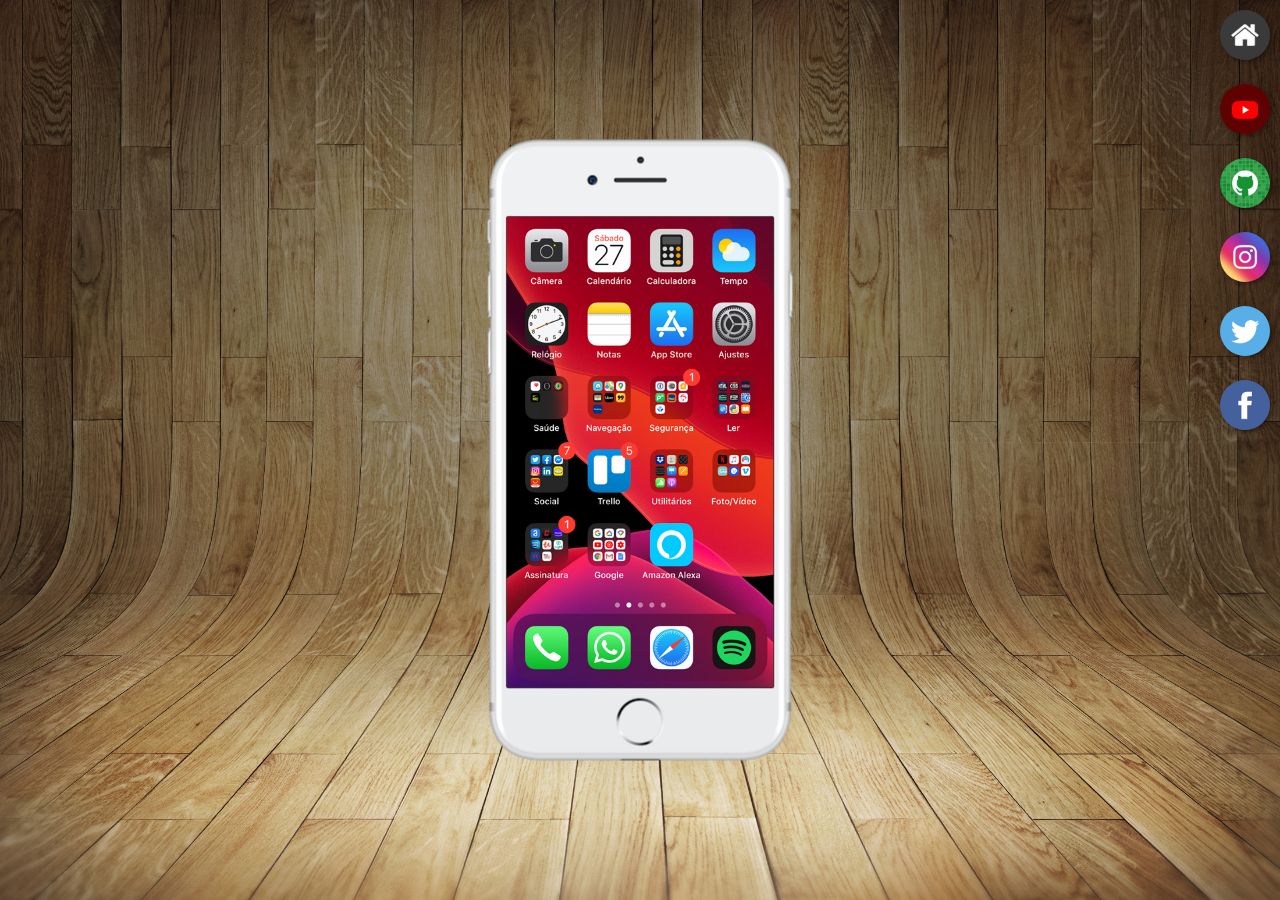
<file: index.html>
<!DOCTYPE html>
<html lang="pr-br">
<head>
    <meta charset="UTF-8">
    <meta http-equiv="X-UA-Compatible" content="IE=edge">
    <meta name="viewport" content="width=device-width, initial-scale=1.0">
    <title>Projeto Redes Sociais</title> <link rel="shortcut icon" href="favicon.ico" type="image/x-icon"> <link rel="stylesheet" href="estilo/style.css">
</head>
<body>
    <main>
        <section id="telefone">
            <iframe src="home.html" name="tela" id="tela" frameborder="0">
                Seu navegador não é compatível com isso
            </iframe>
        </section>
        <section id="redes-sociais">
            <a href="home.html" target="tela"><img src="imagens/logo-home.jpg" alt="Home"></a><br>
            <a href="youtube.html" target="tela"><img src="imagens/logo-youtube.jpg" alt="Youtube"></a><br>
            <a href="github.html" target="tela"><img src="imagens/logo-github.jpg" alt="Github"></a><br>
            <a href="instagram.html" target="tela"><img src="imagens/logo-instagram.jpg" alt="Instagram"></a><br>
            <a href="twitter.html" target="tela"><img src="imagens/logo-twitter.jpg" alt="Twitter"></a><br>
            <a href="facebook.html" target="tela"><img src="imagens/logo-facebook.jpg" alt="Facebook"></a>
        </section>
    </main>
</body>
</html>
</file>
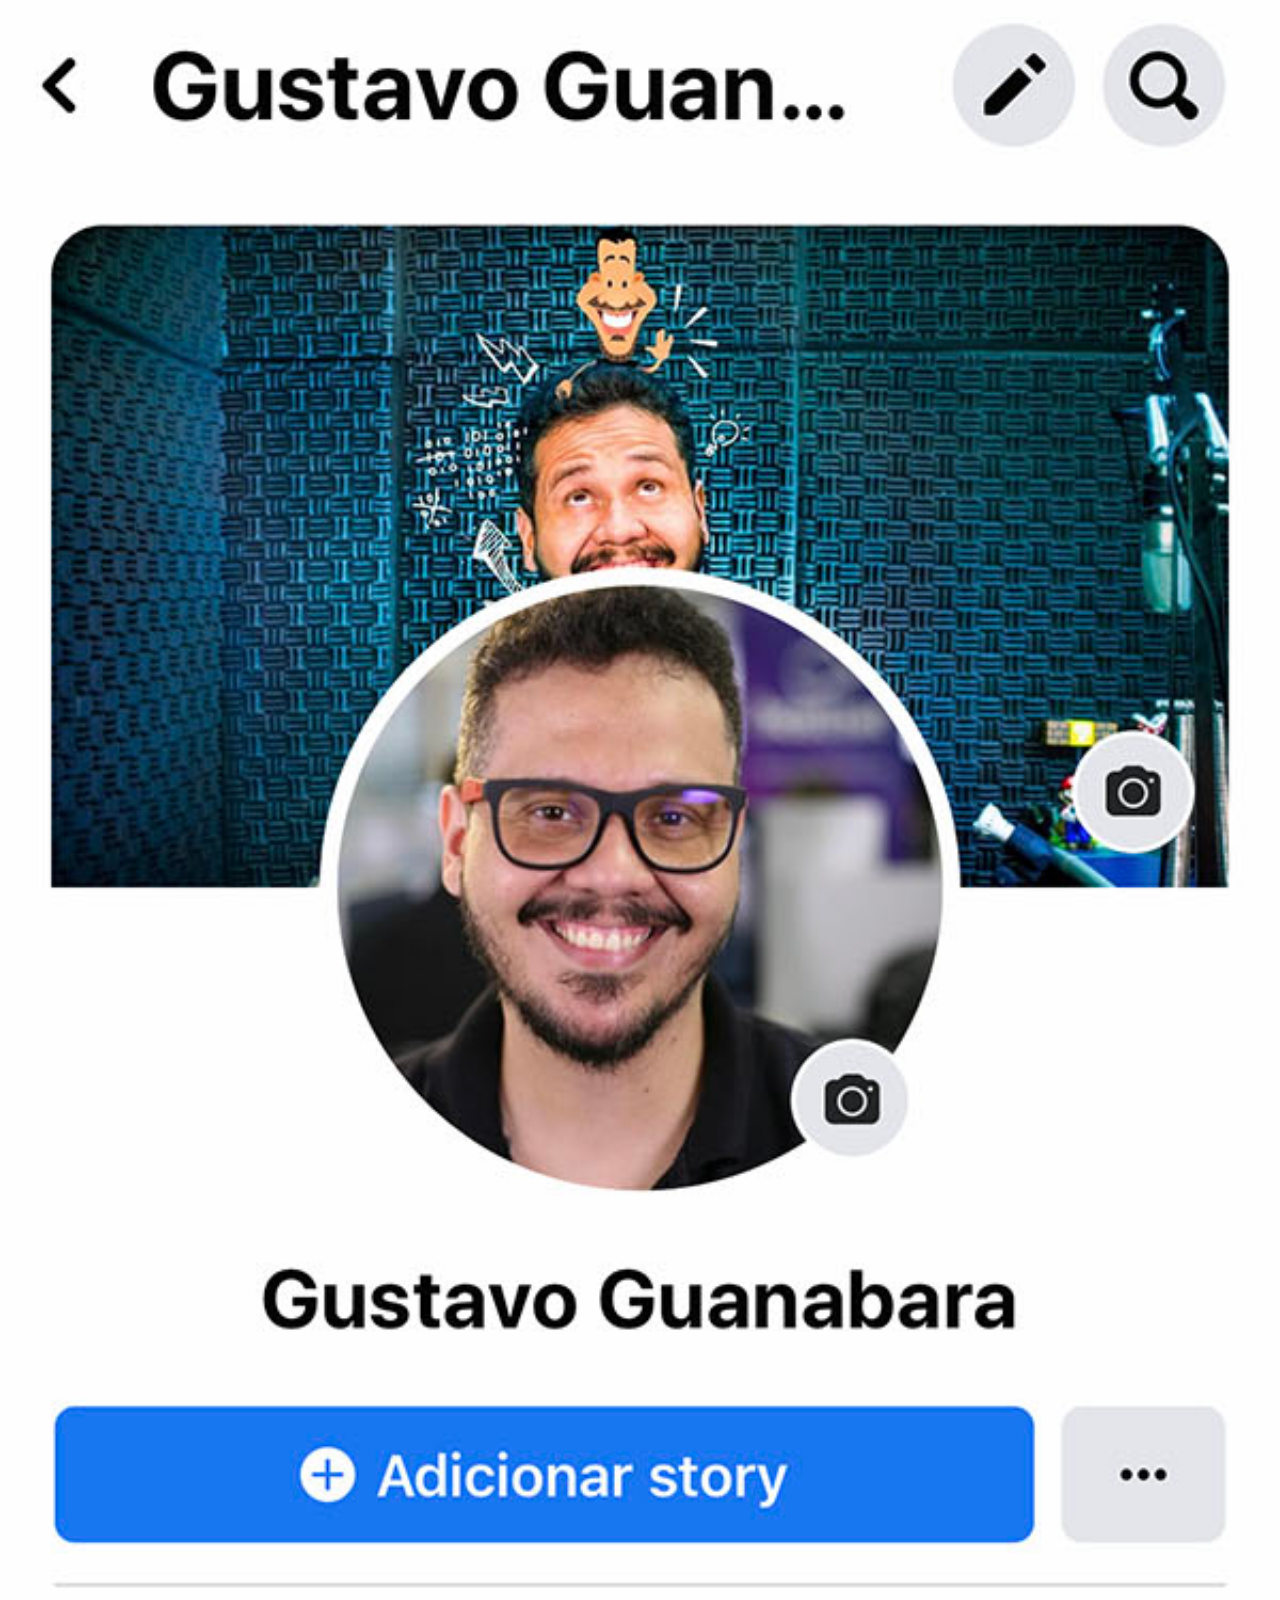
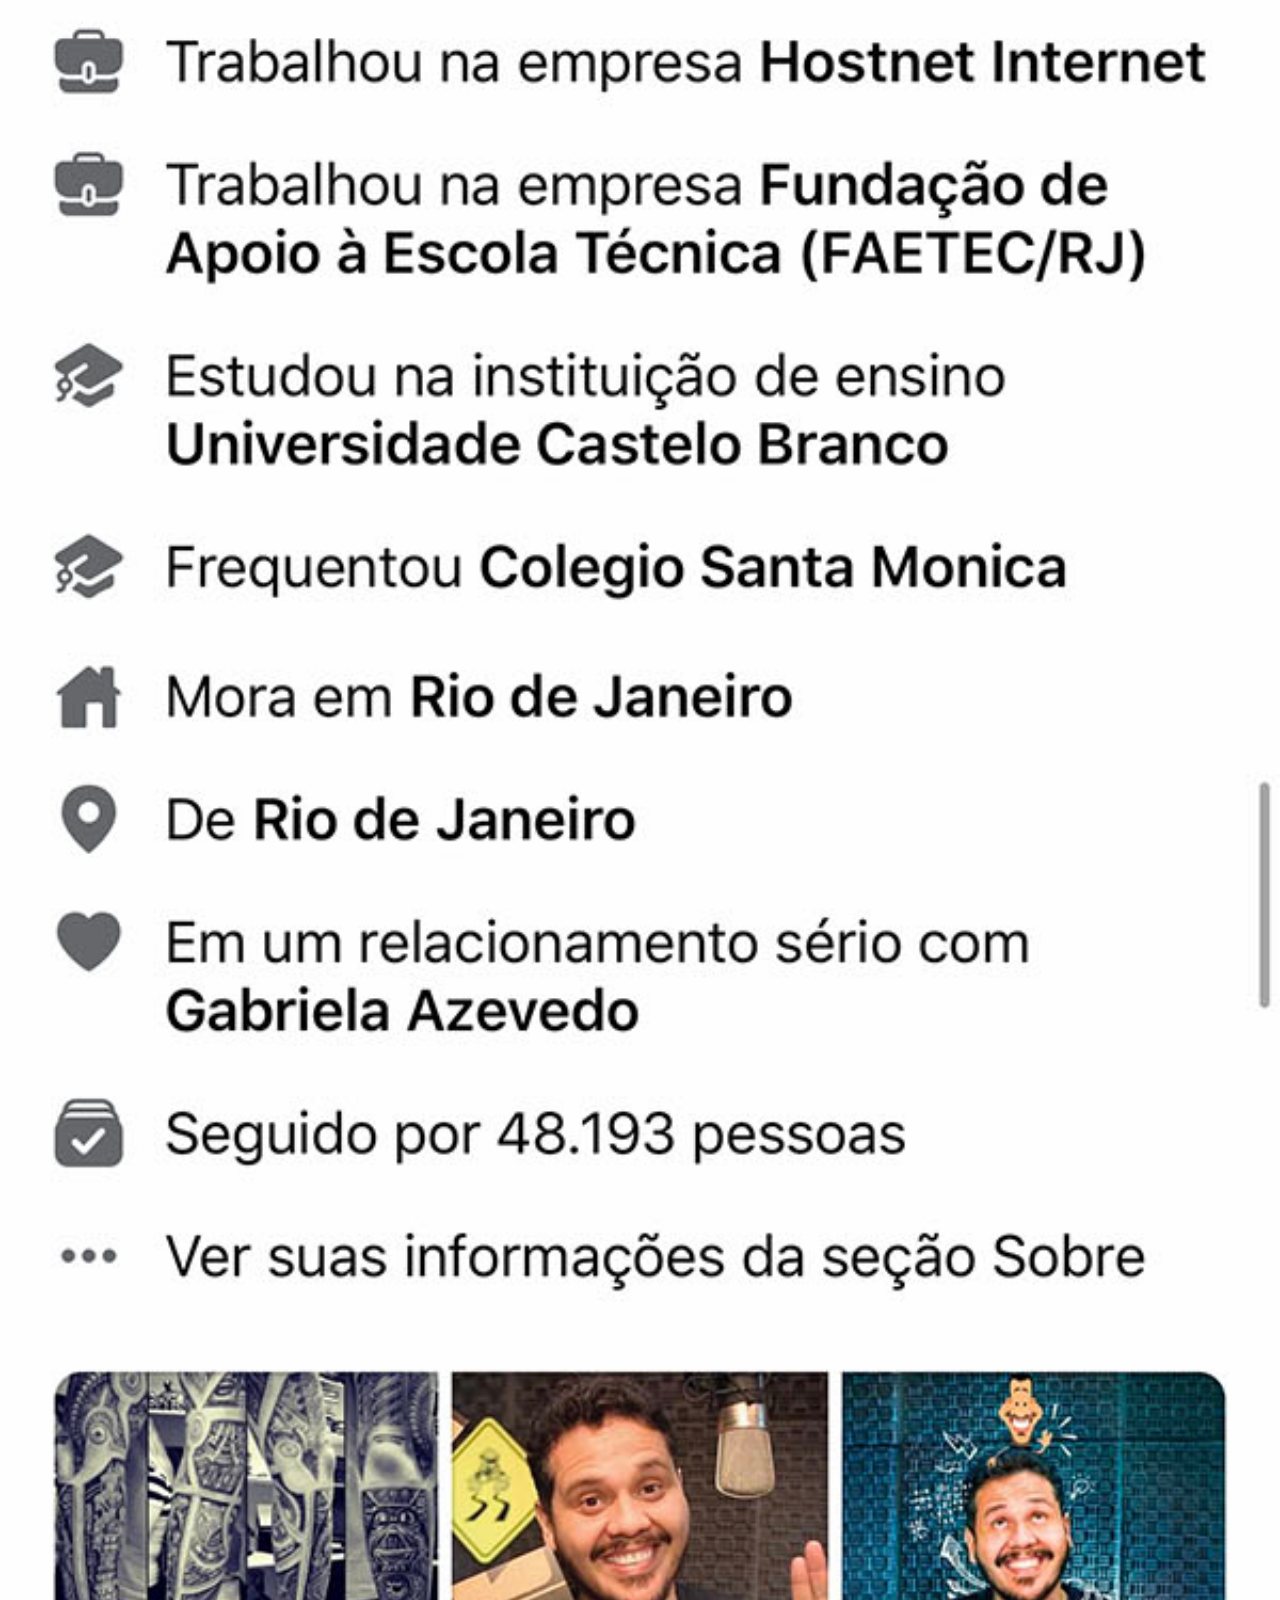
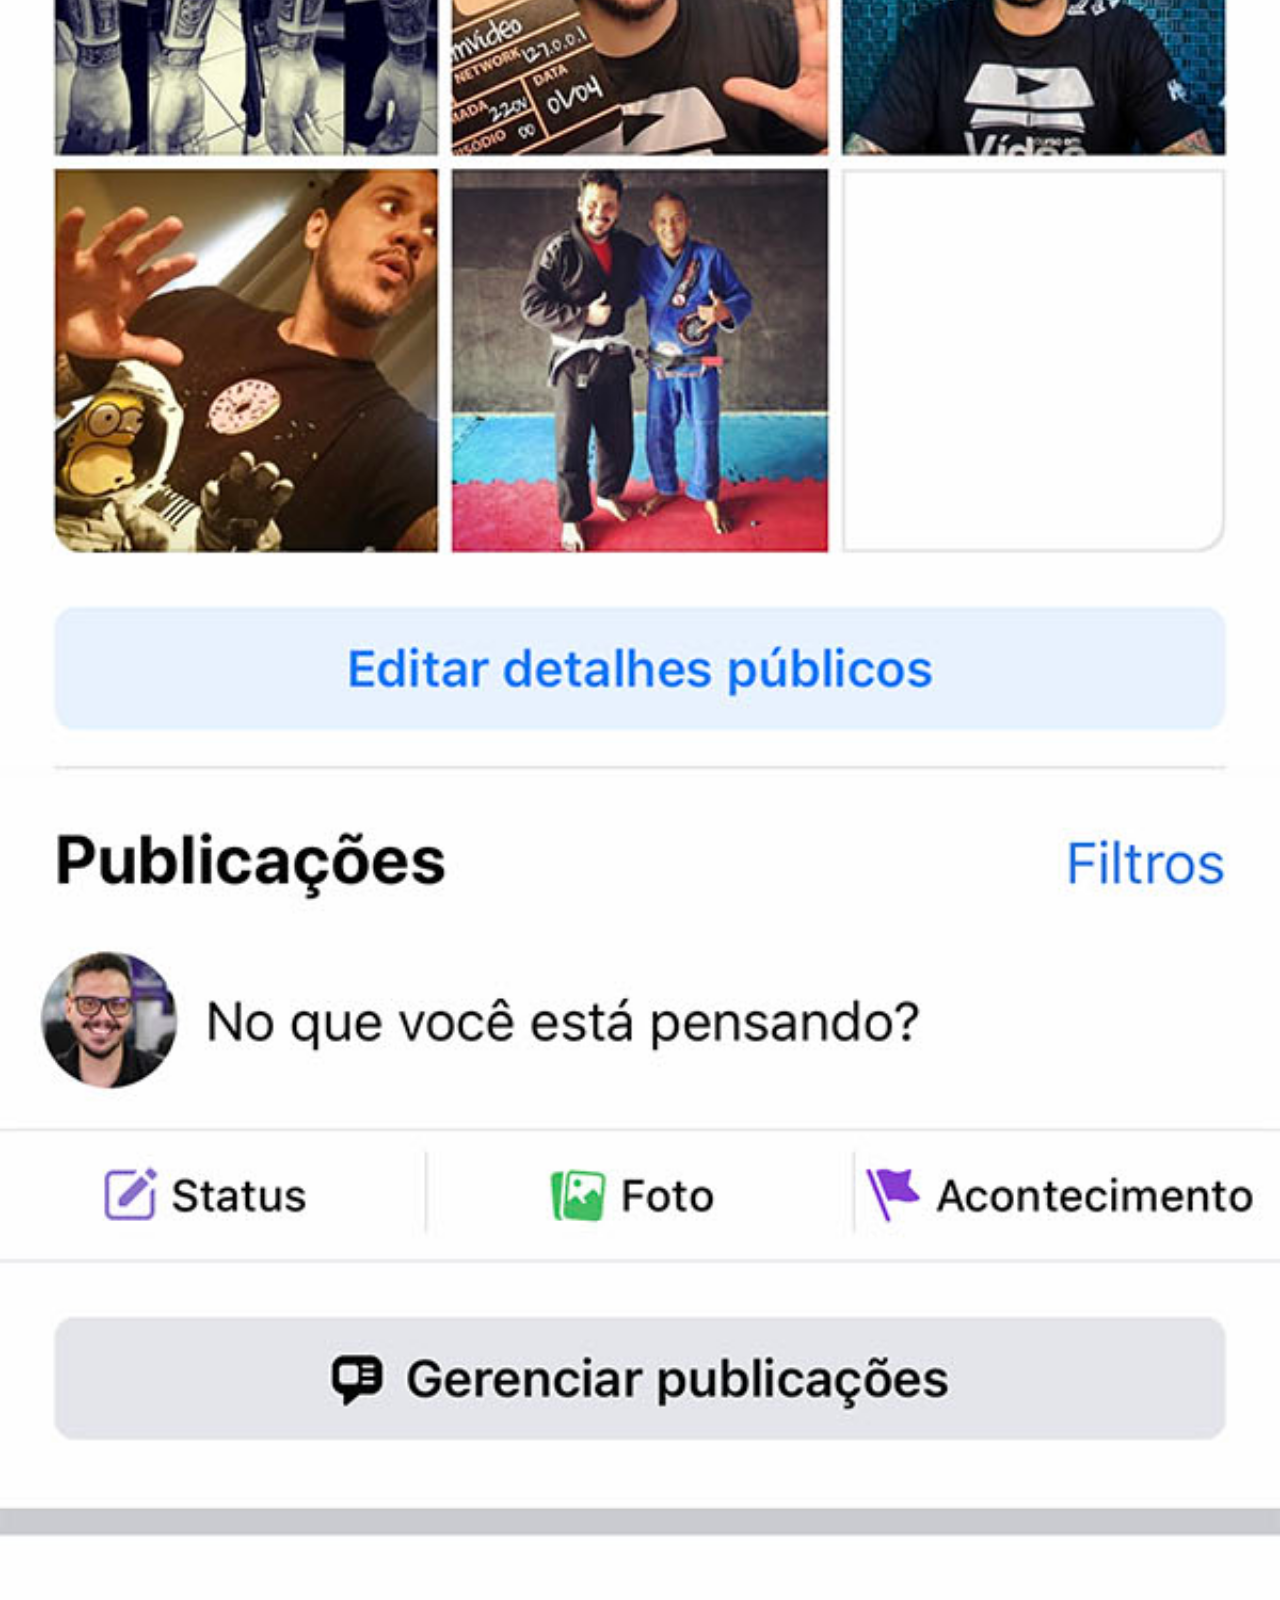
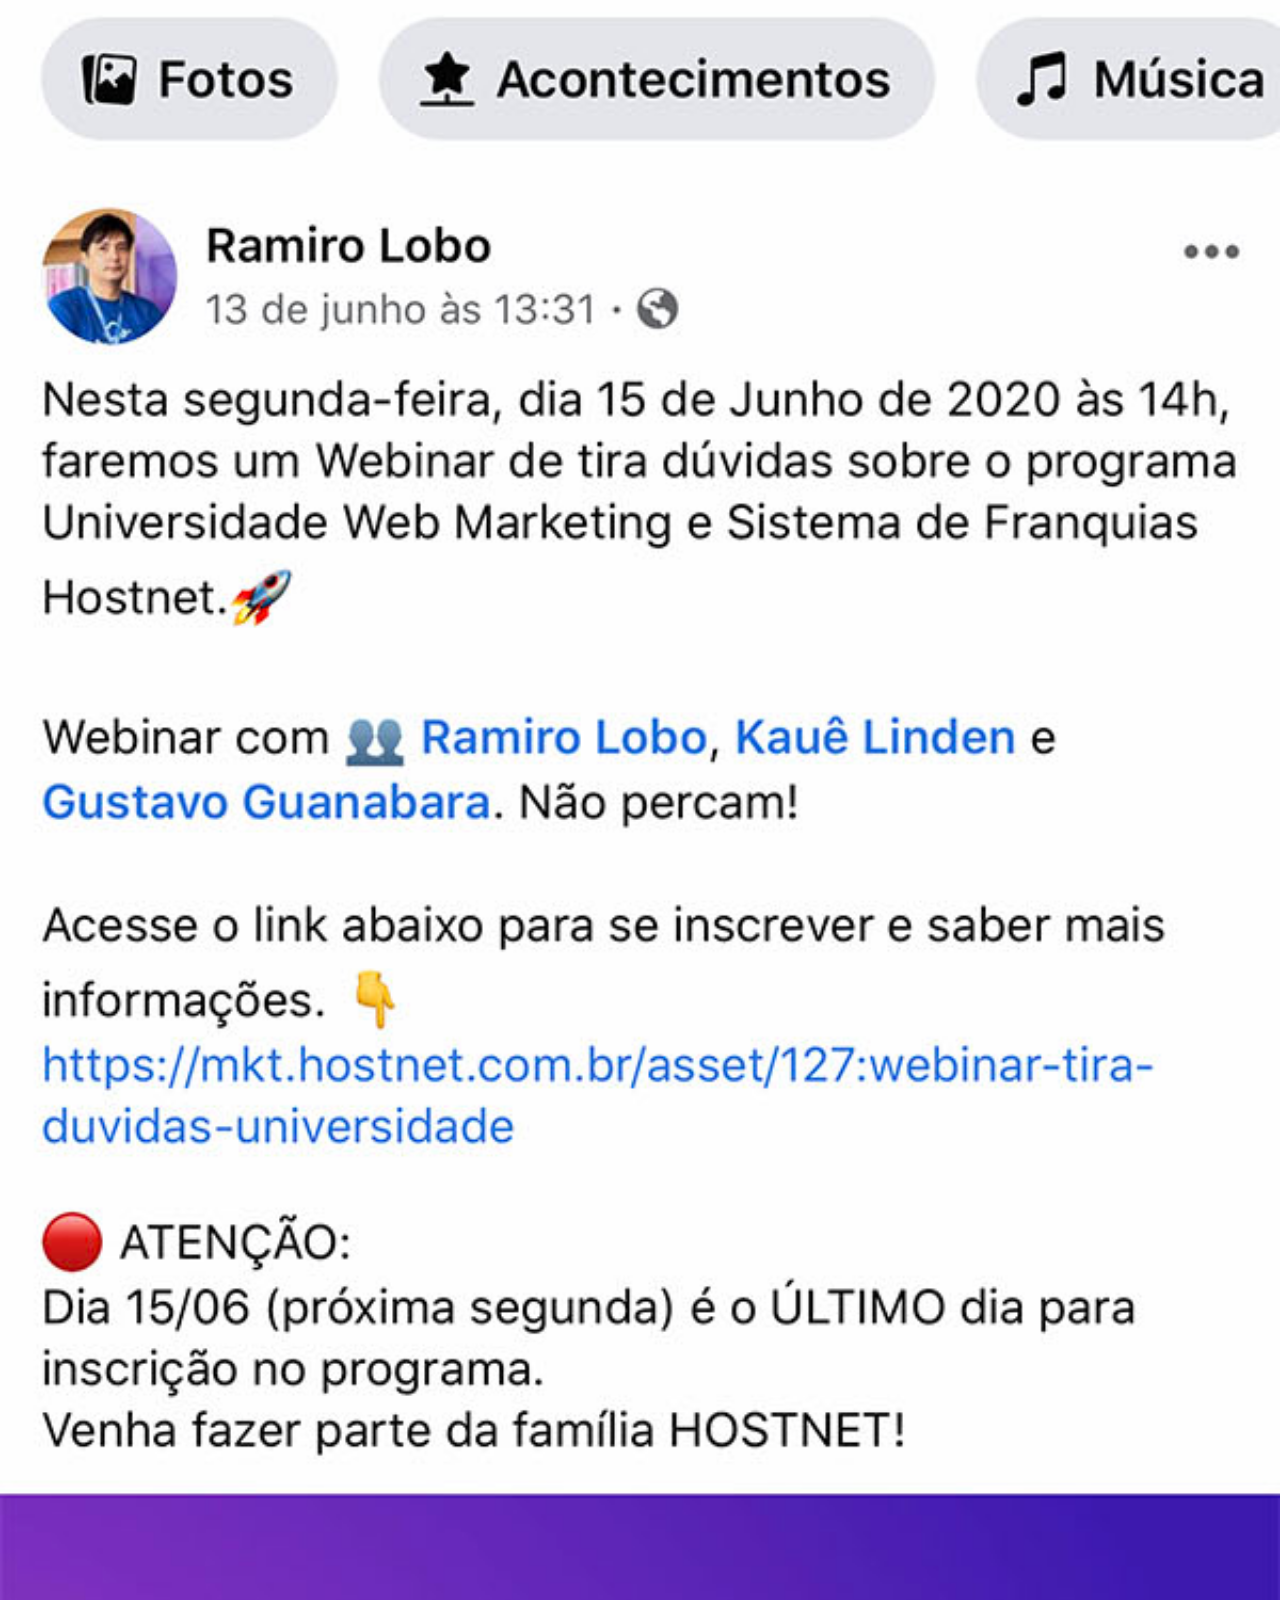
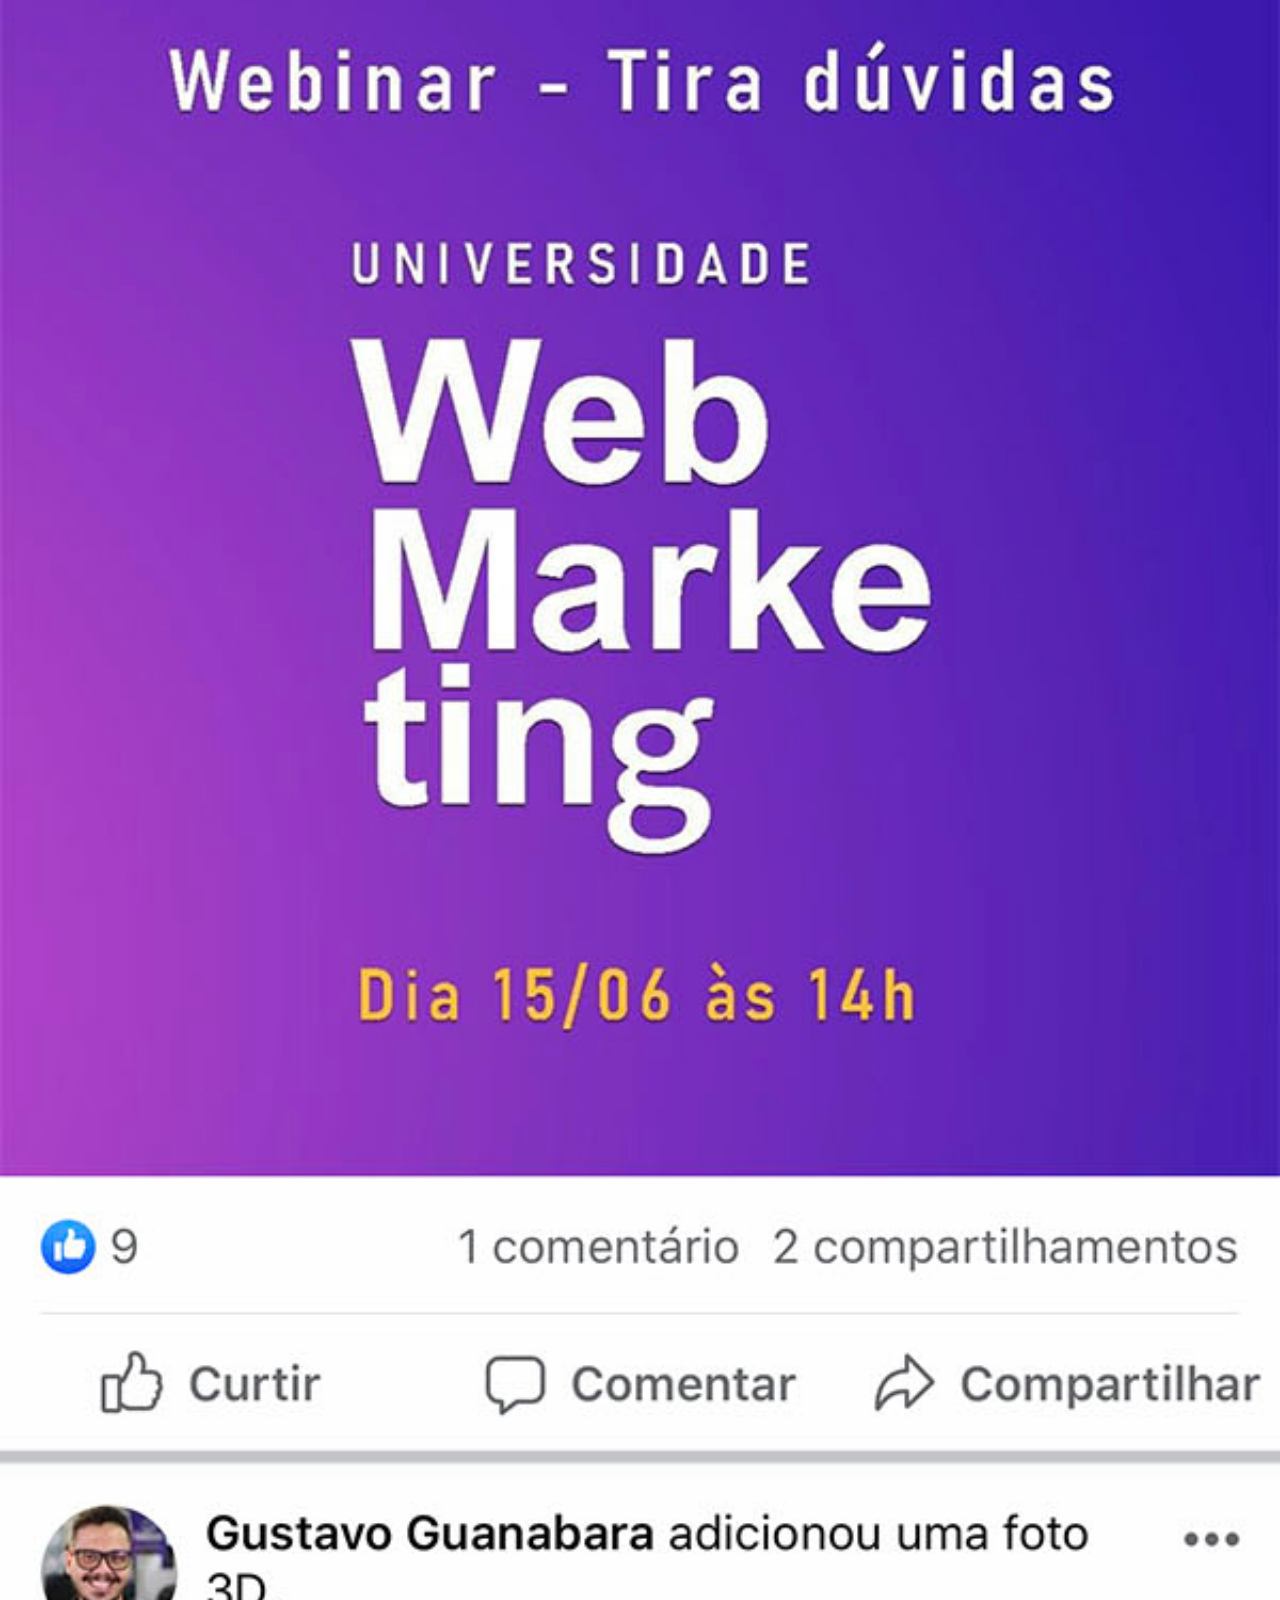
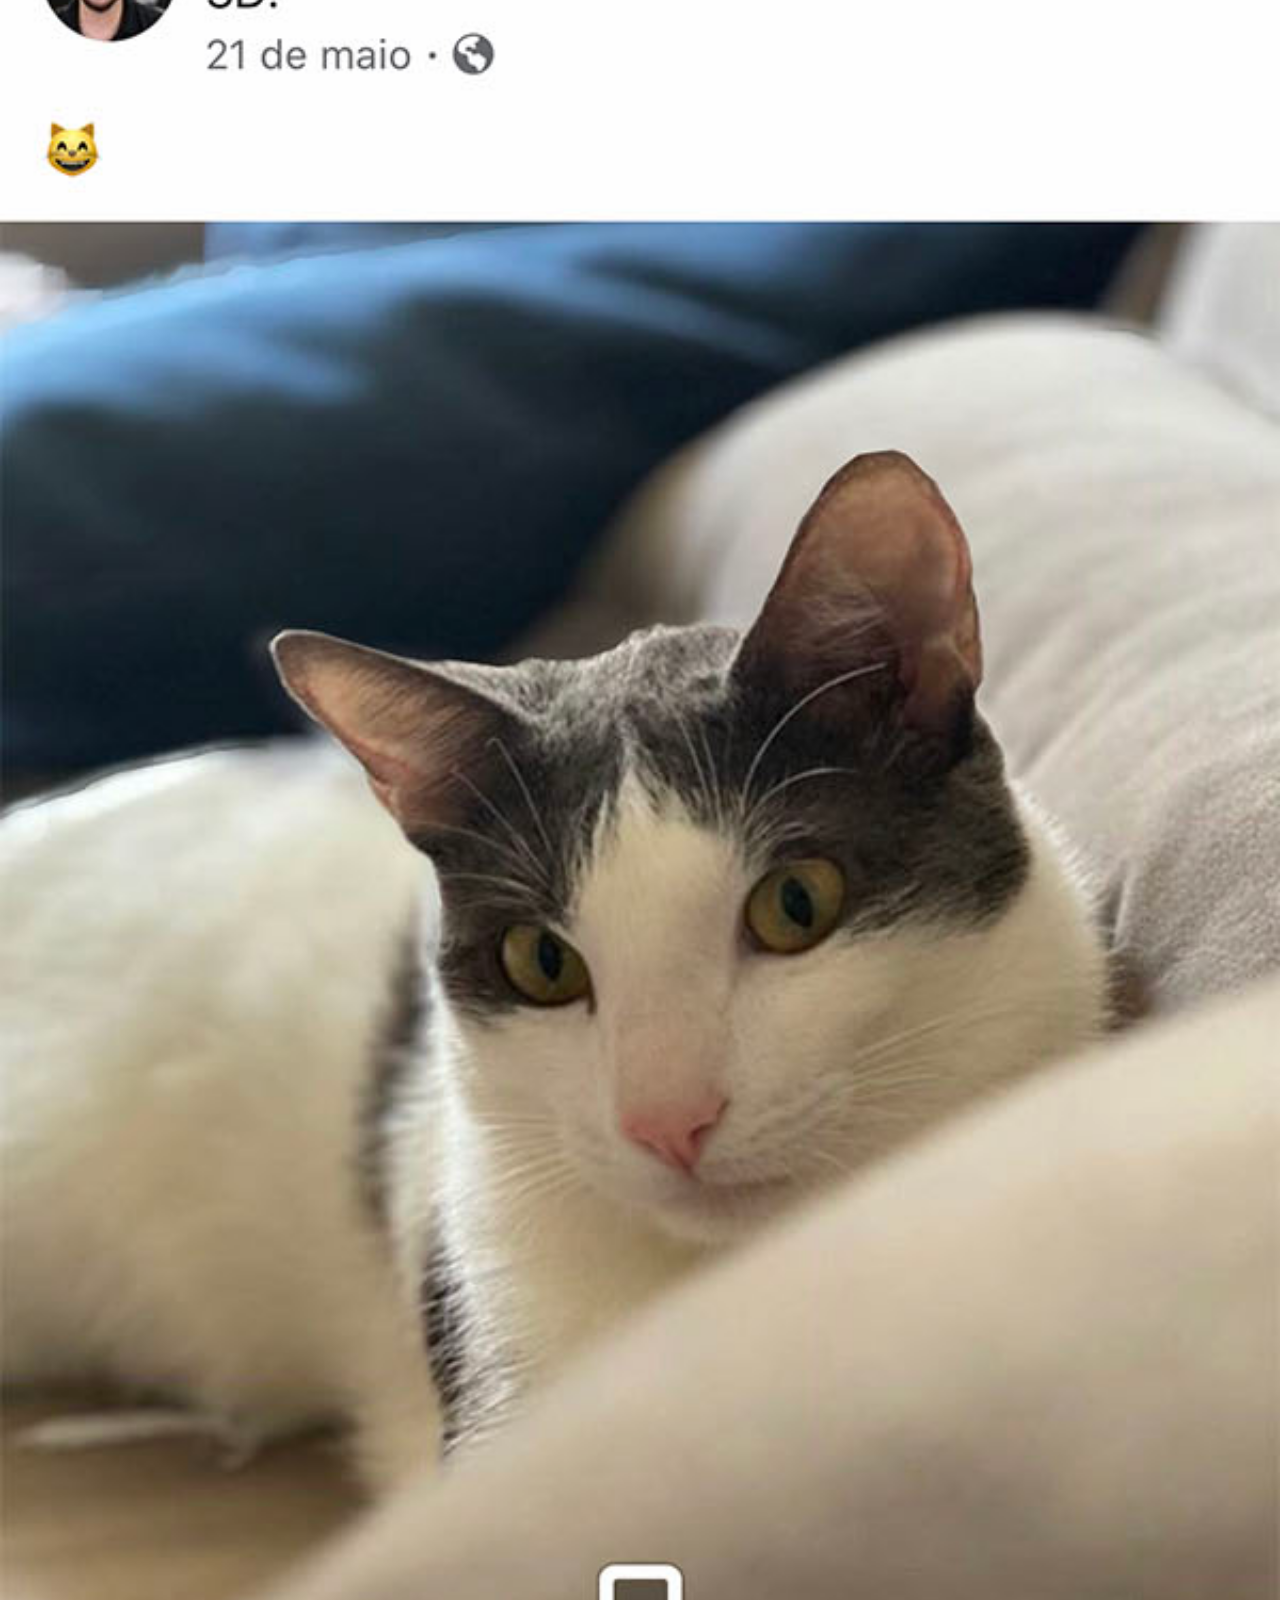
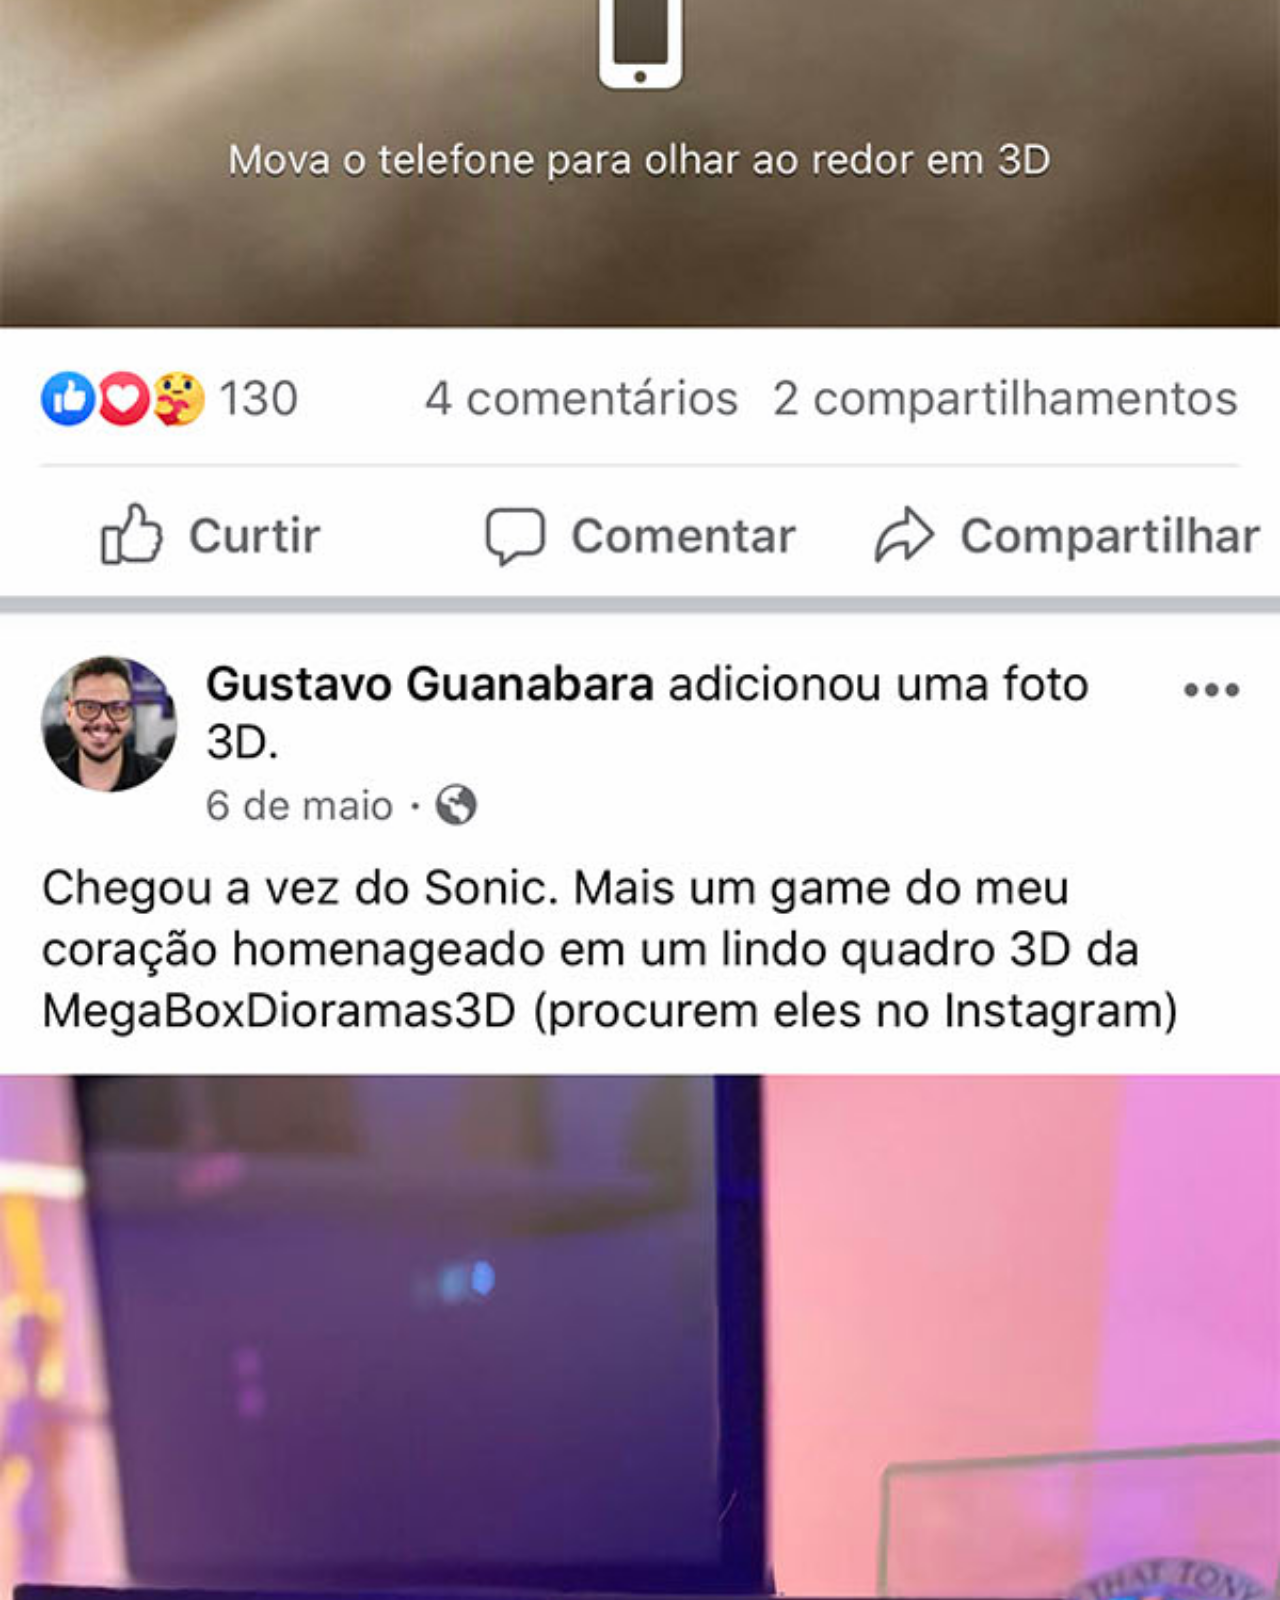
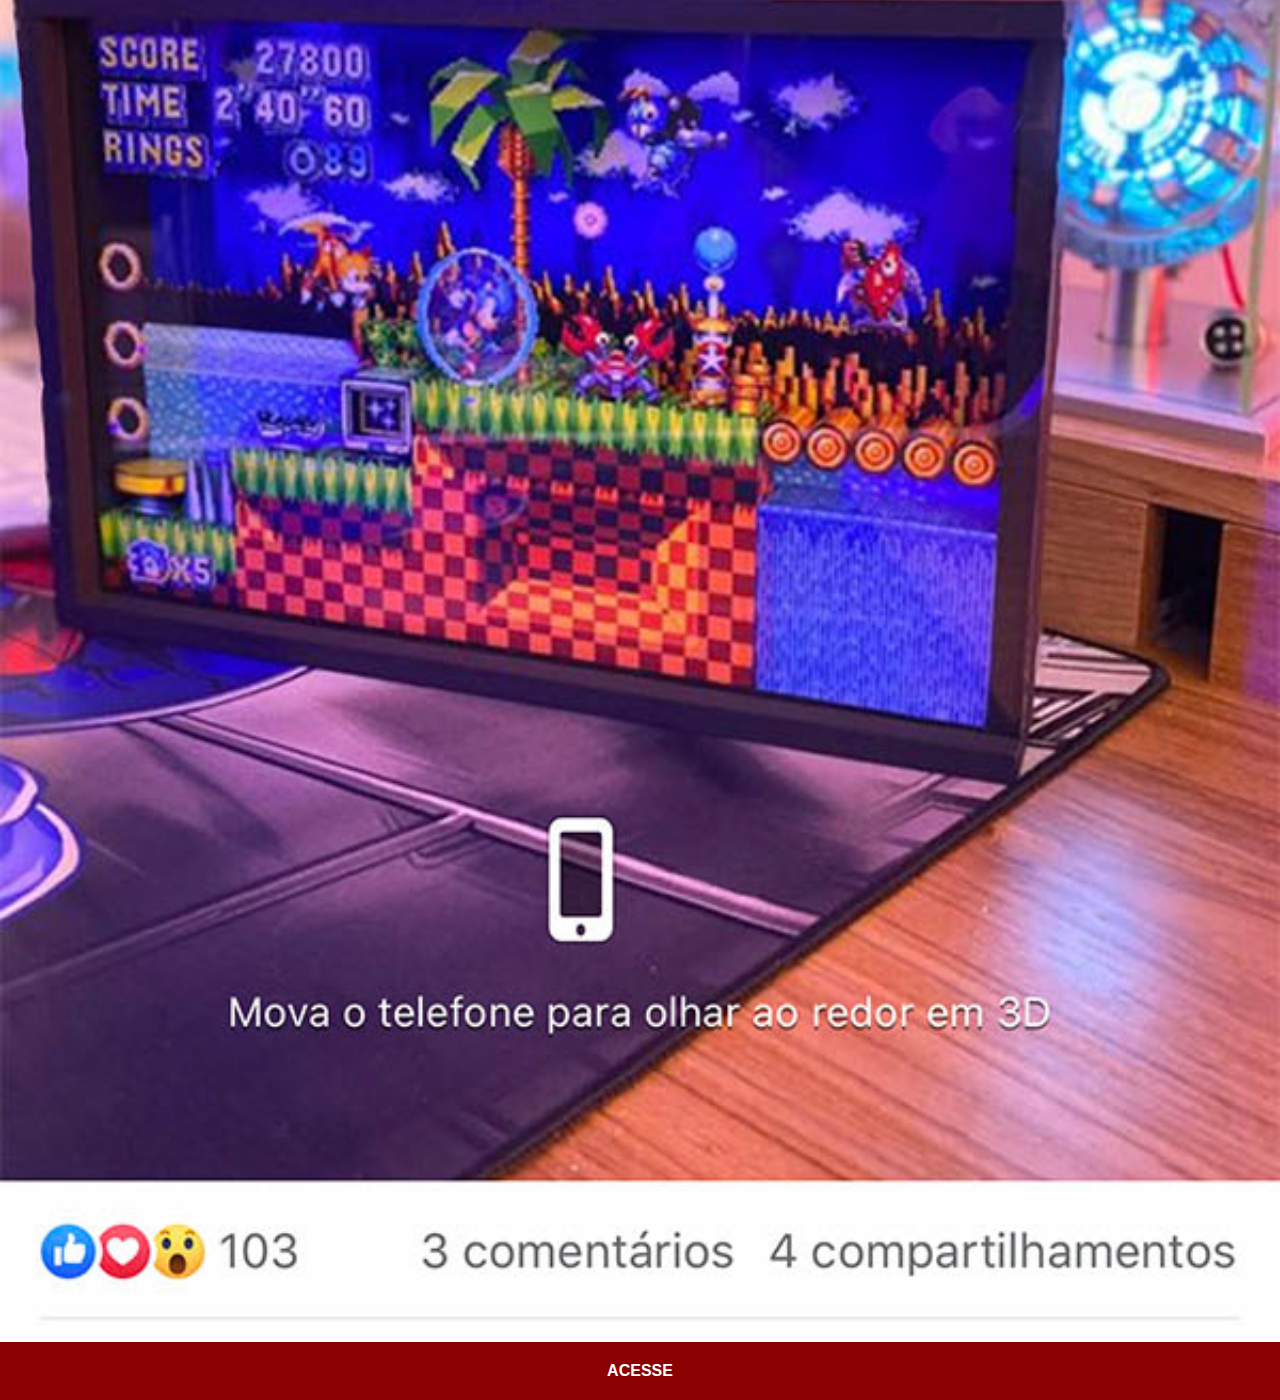
<file: facebook.html>
<!DOCTYPE html>
<html lang="pt-br">
<head>
    <meta charset="UTF-8">
    <meta http-equiv="X-UA-Compatible" content="IE=edge">
    <meta name="viewport" content="width=device-width, initial-scale=1.0">
    <title>Facebook</title> <link rel="stylesheet" href="estilo/social.css">
</head>
<body>
    <img src="imagens/tela-facebook.jpg" alt="Facebook">
    <a href="https://www.facebook.com/" target="_blank">ACESSE</a>
</body>
</html>
</file>
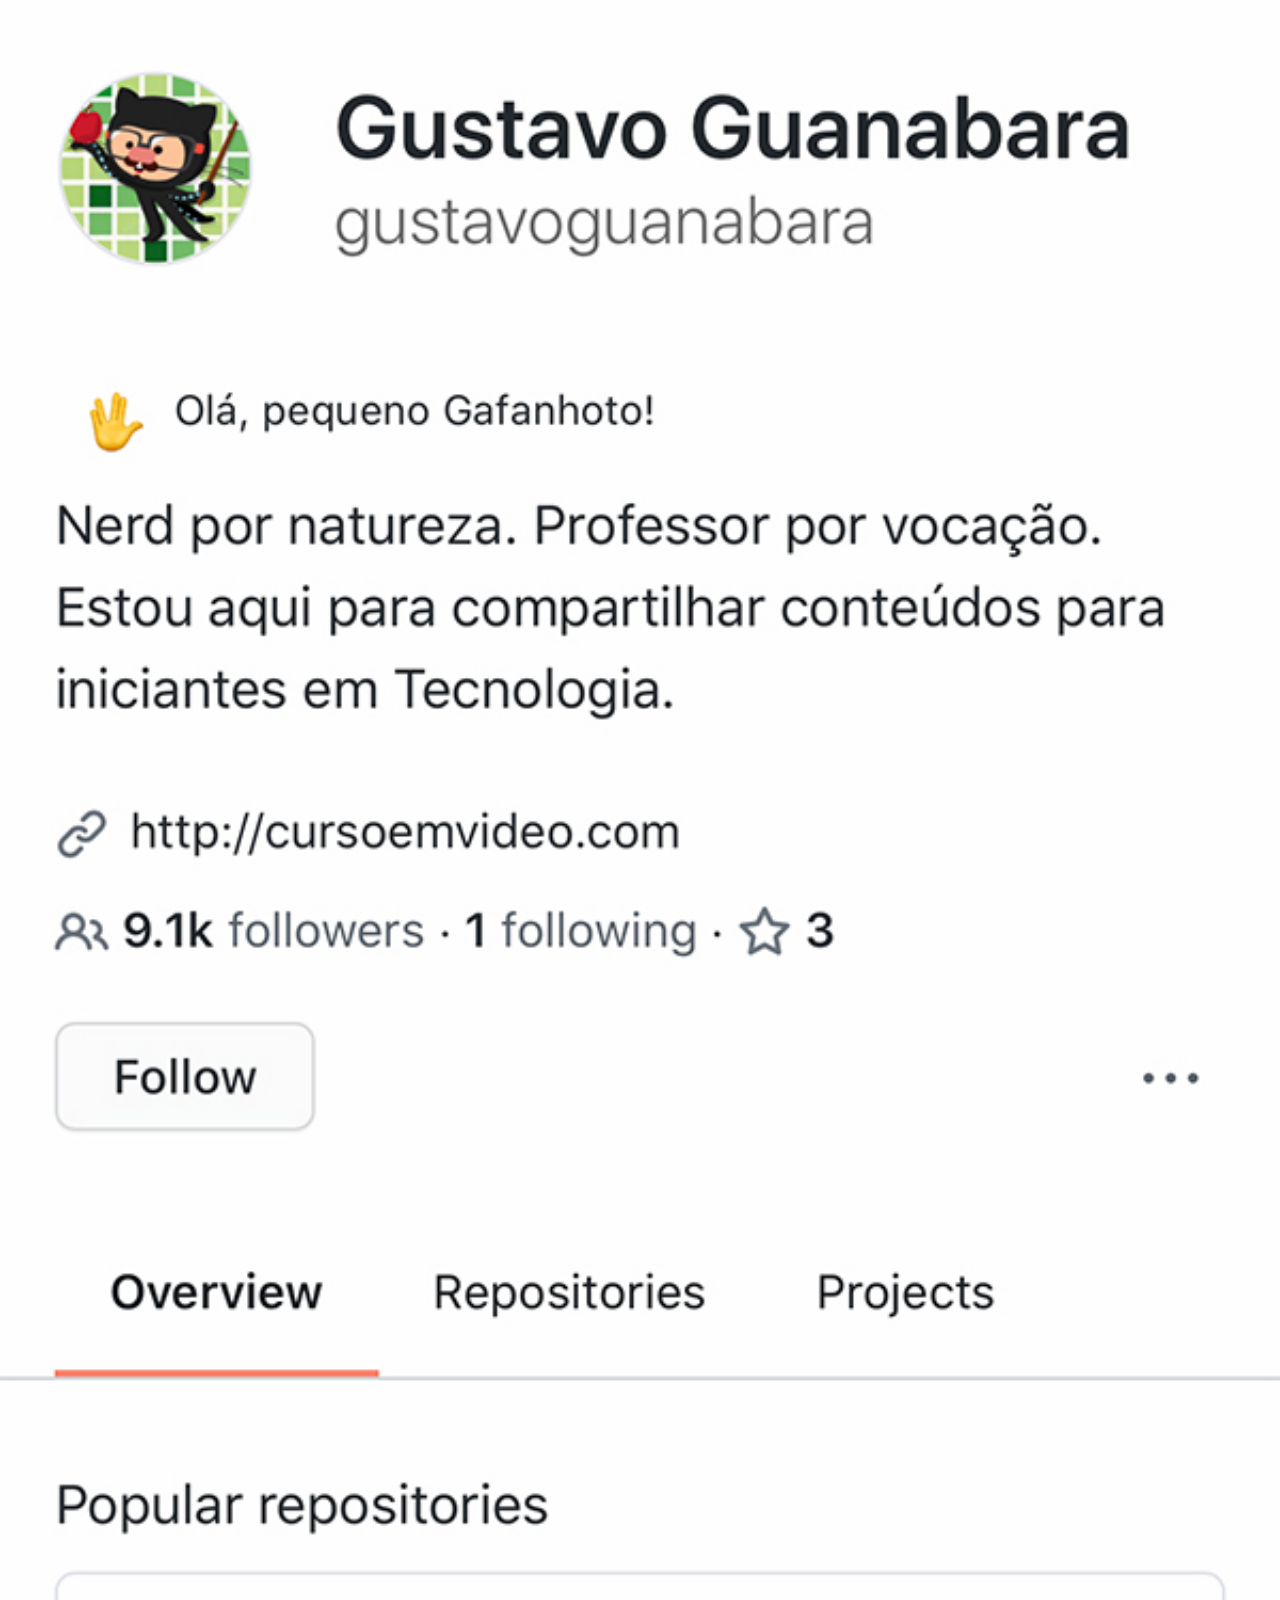
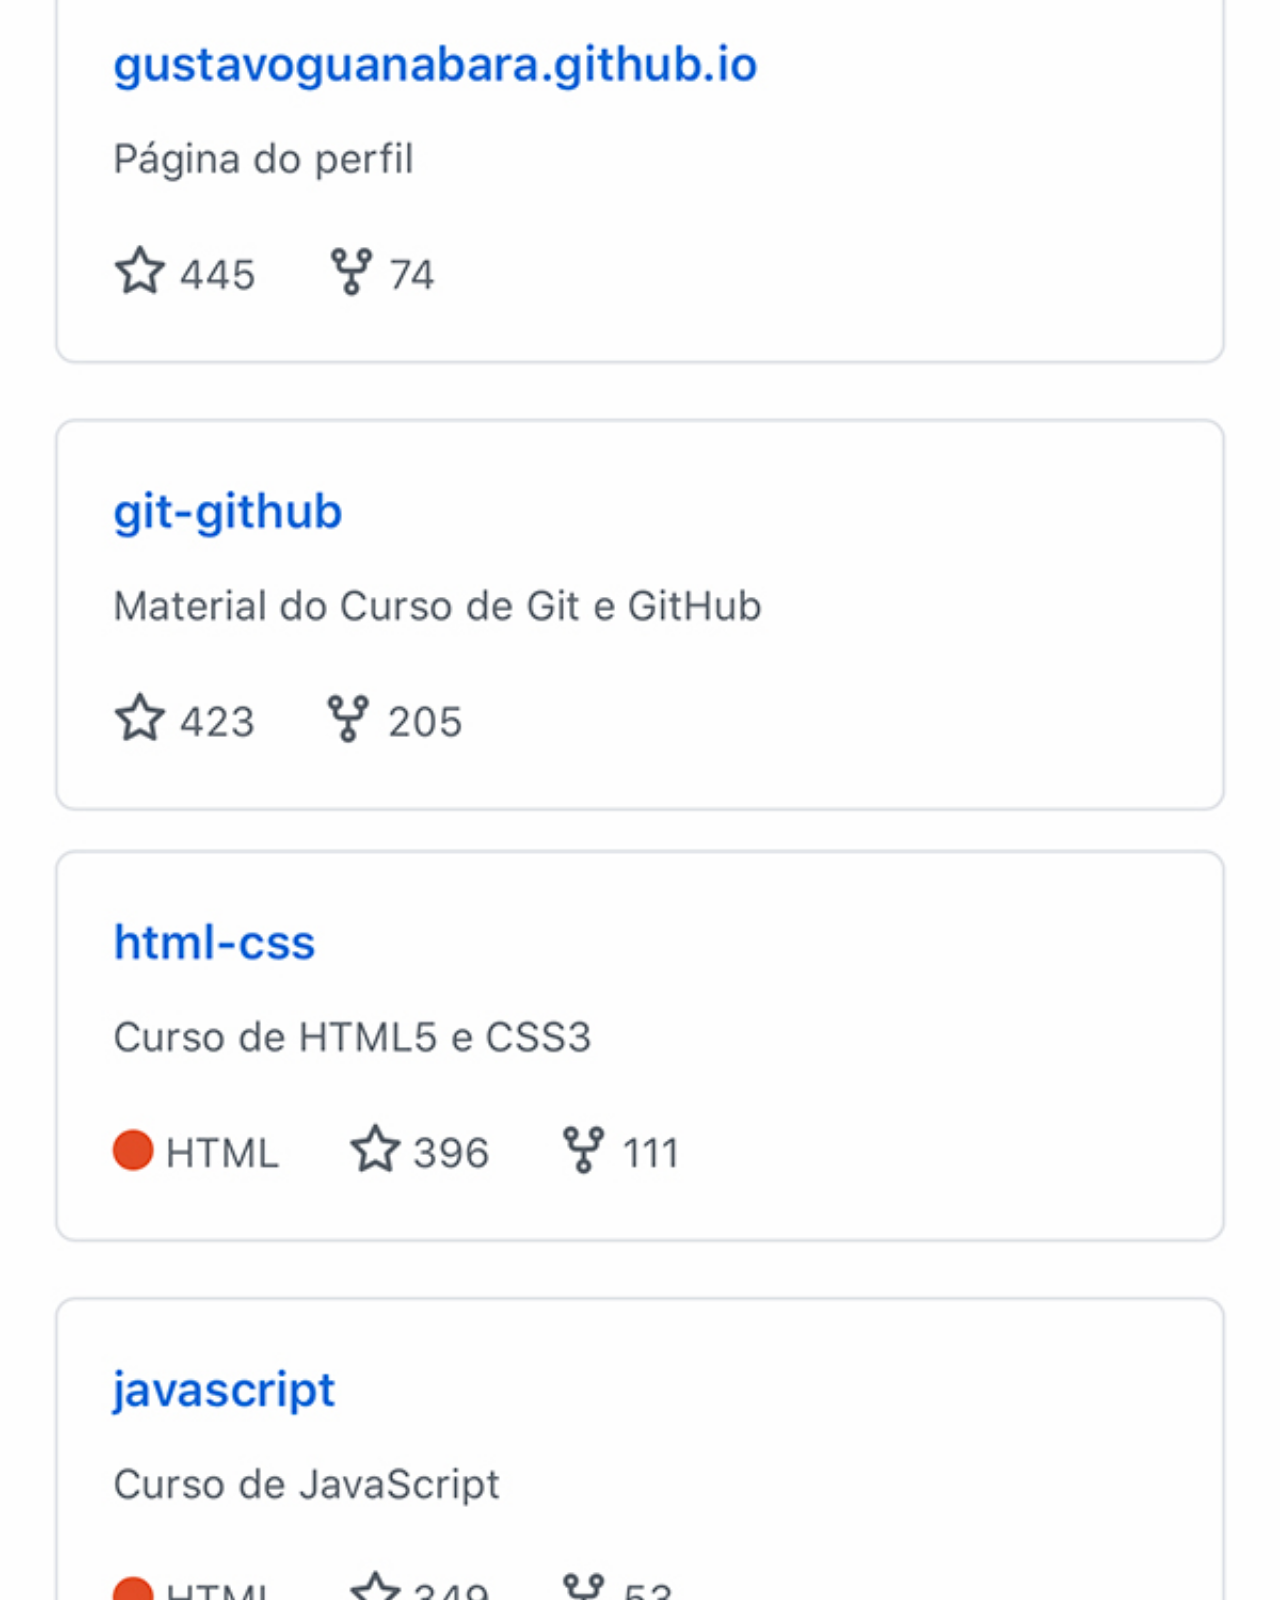
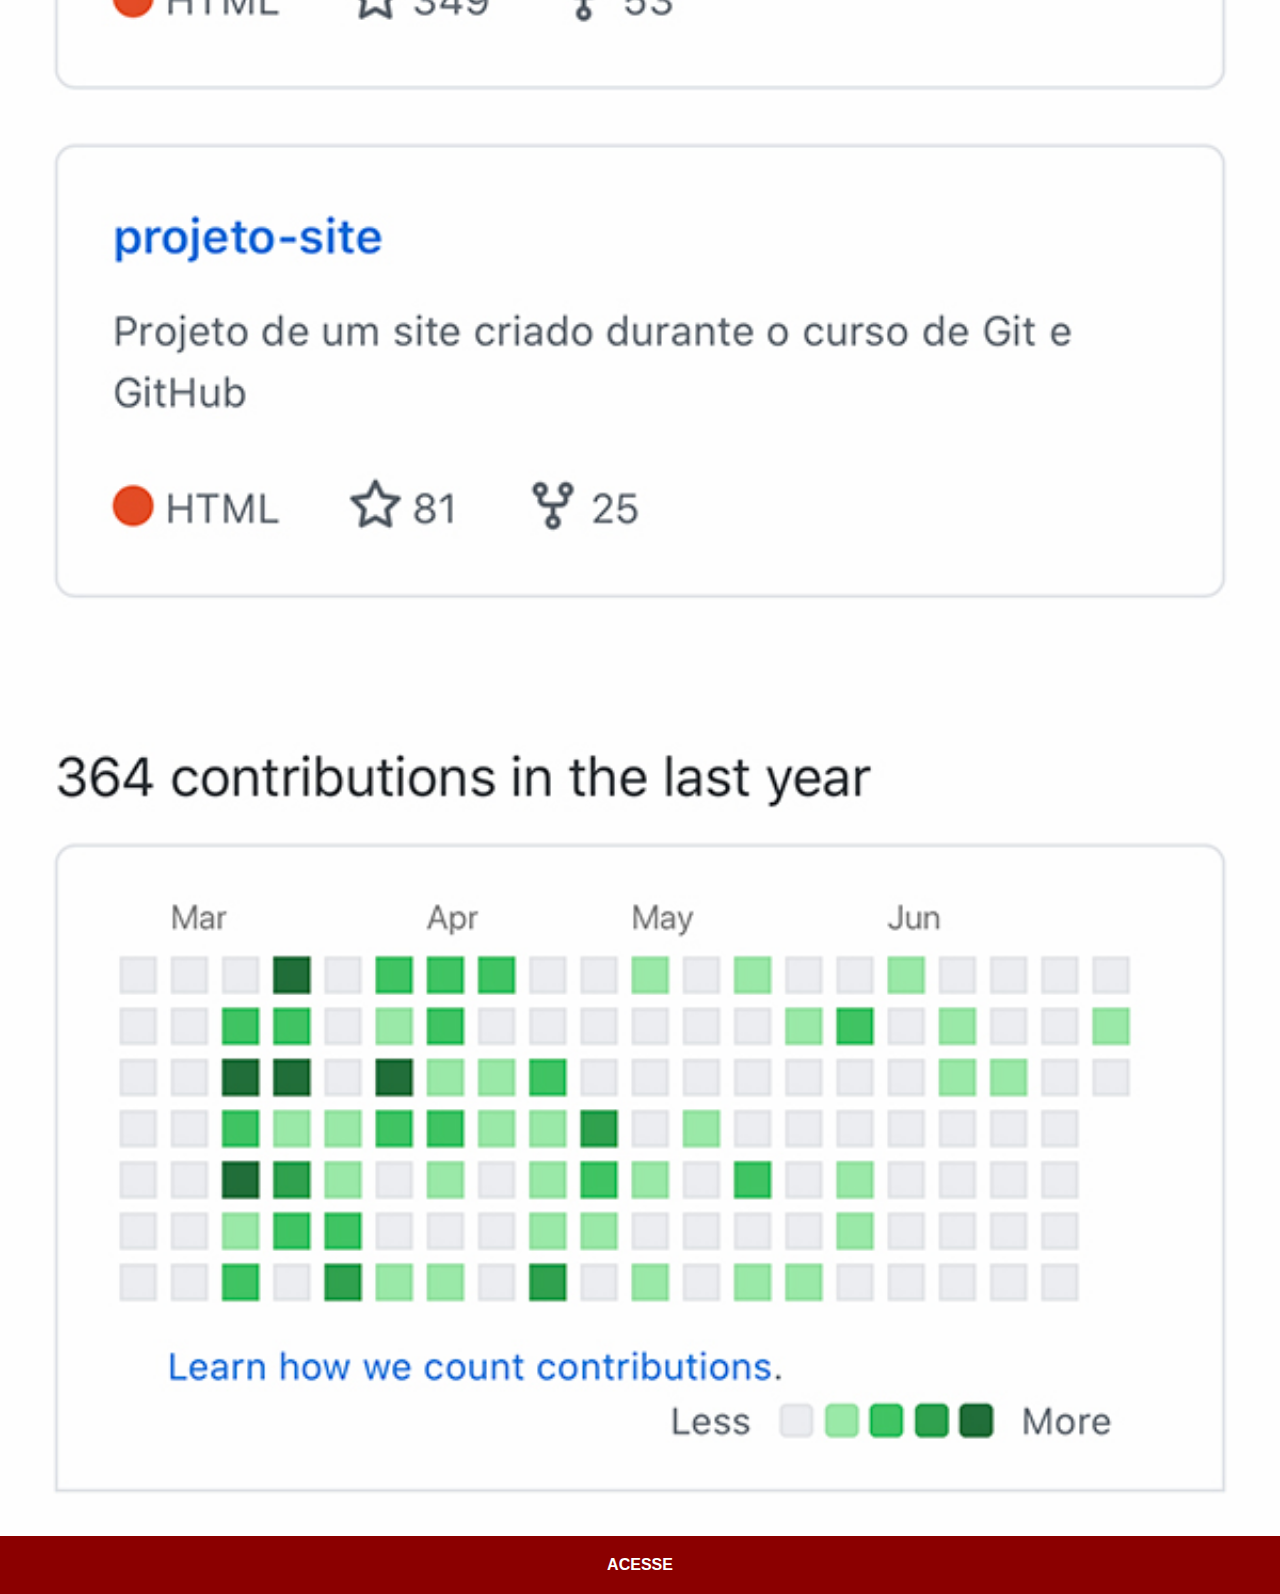
<file: github.html>
<!DOCTYPE html>
<html lang="pt-br">
<head>
    <meta charset="UTF-8">
    <meta http-equiv="X-UA-Compatible" content="IE=edge">
    <meta name="viewport" content="width=device-width, initial-scale=1.0">
    <title>GitHub</title> <link rel="stylesheet" href="estilo/social.css">
</head>
<body>
    <img src="imagens/tela-github.jpg" alt="GitHub">
    <a href="https://github.com/victortaquette" target="_blank">ACESSE</a>
</body>
</html>
</file>
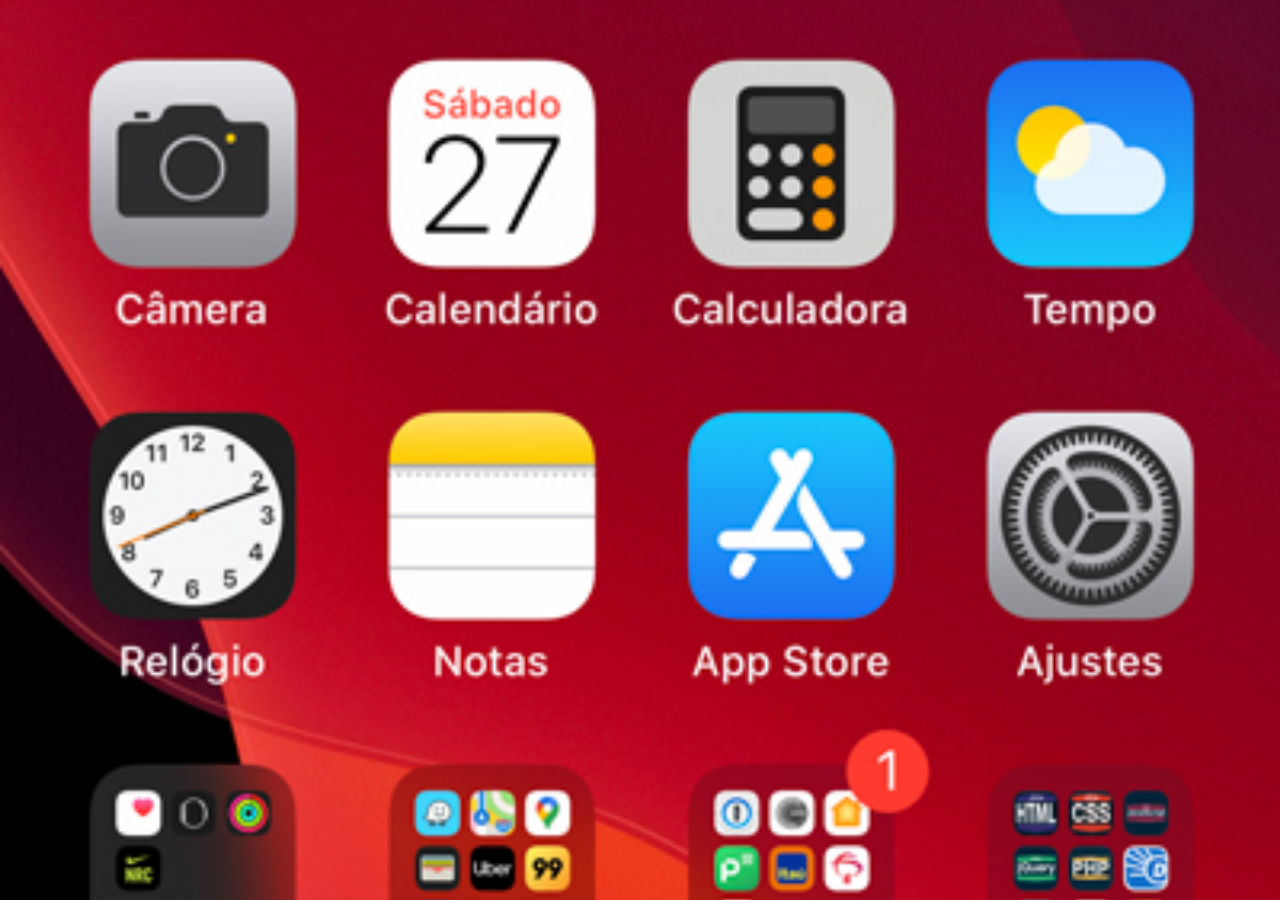
<file: home.html>
<!DOCTYPE html>
<html lang="pt-br">
<head>
    <meta charset="UTF-8">
    <meta http-equiv="X-UA-Compatible" content="IE=edge">
    <meta name="viewport" content="width=device-width, initial-scale=1.0">
    <title>Home</title>
    <style>
        * {
            margin: 0;
            padding: 0;
        }

        body {
            width: 100vw;
            height: 100vh;
            background: black url('imagens/tela-home.jpg') no-repeat top center;
            background-size: cover;
        }
    </style>
</head>
<body>
    
</body>
</html>
</file>
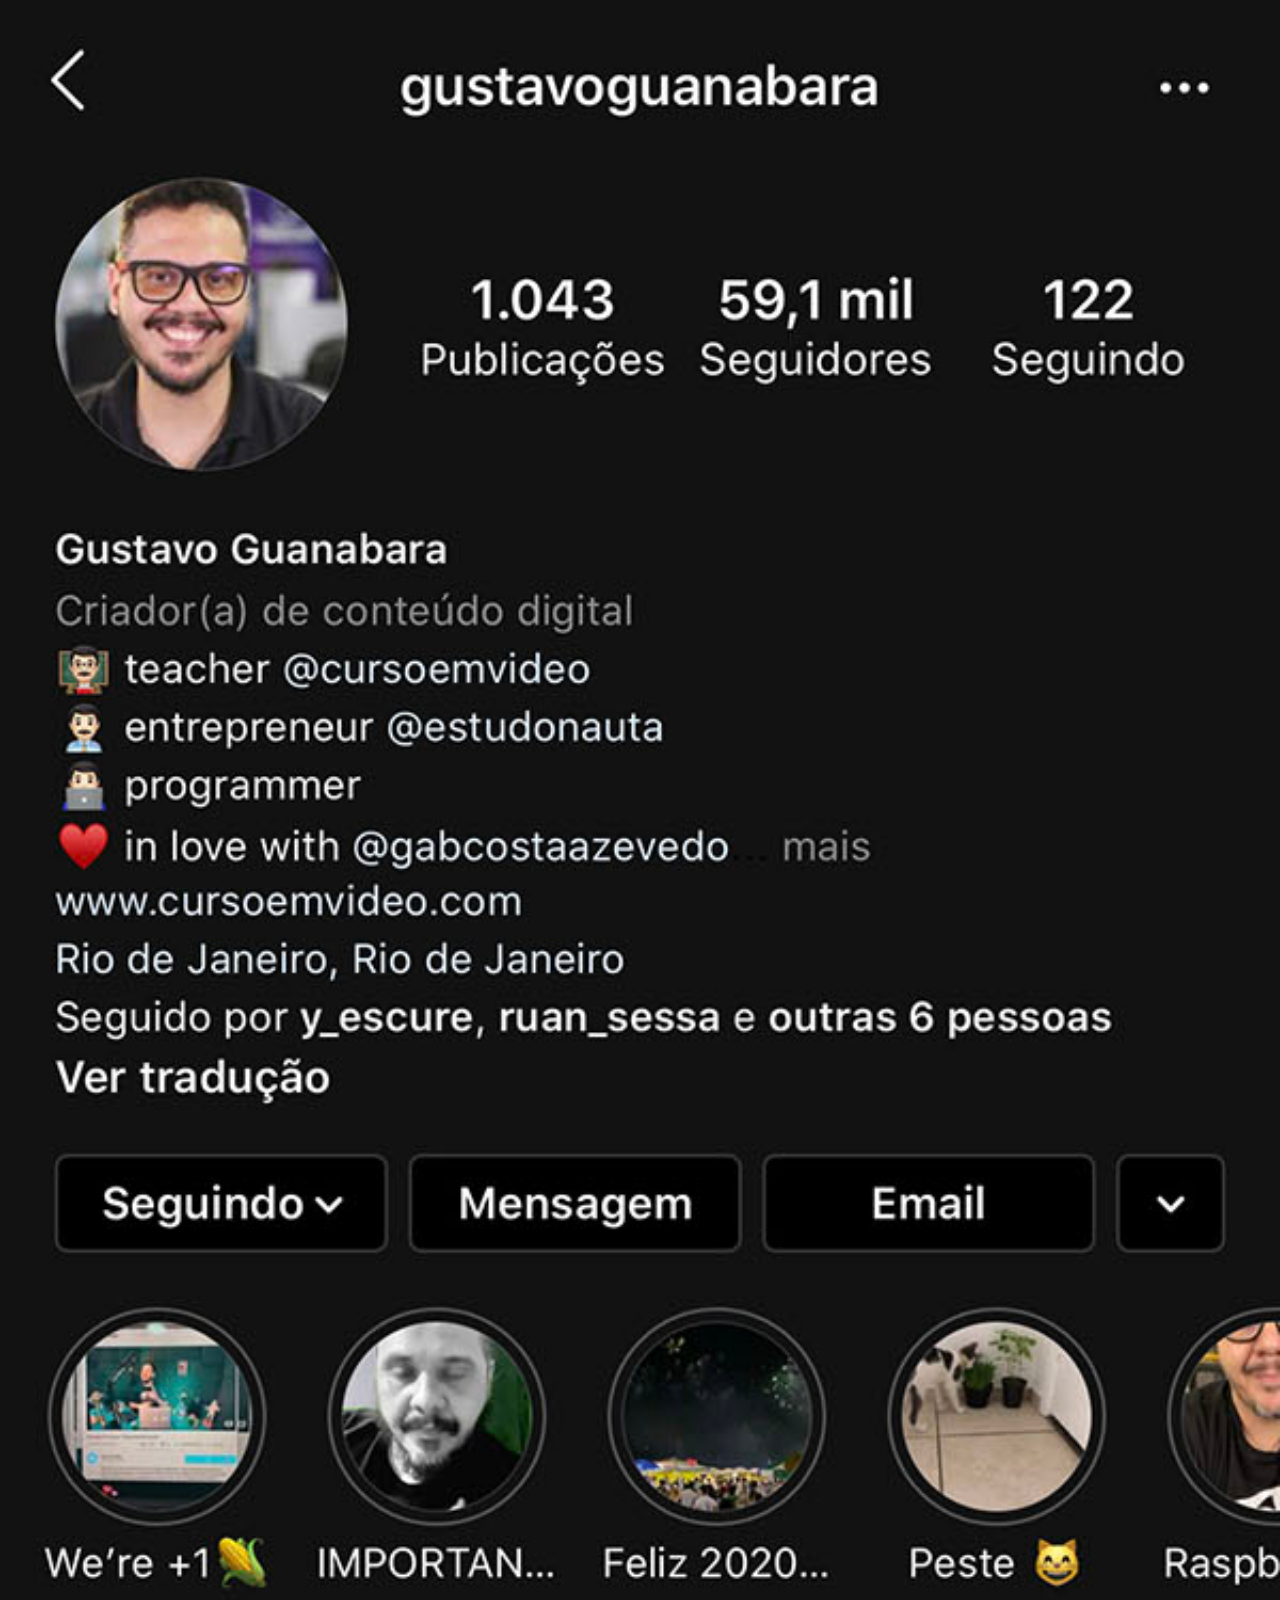
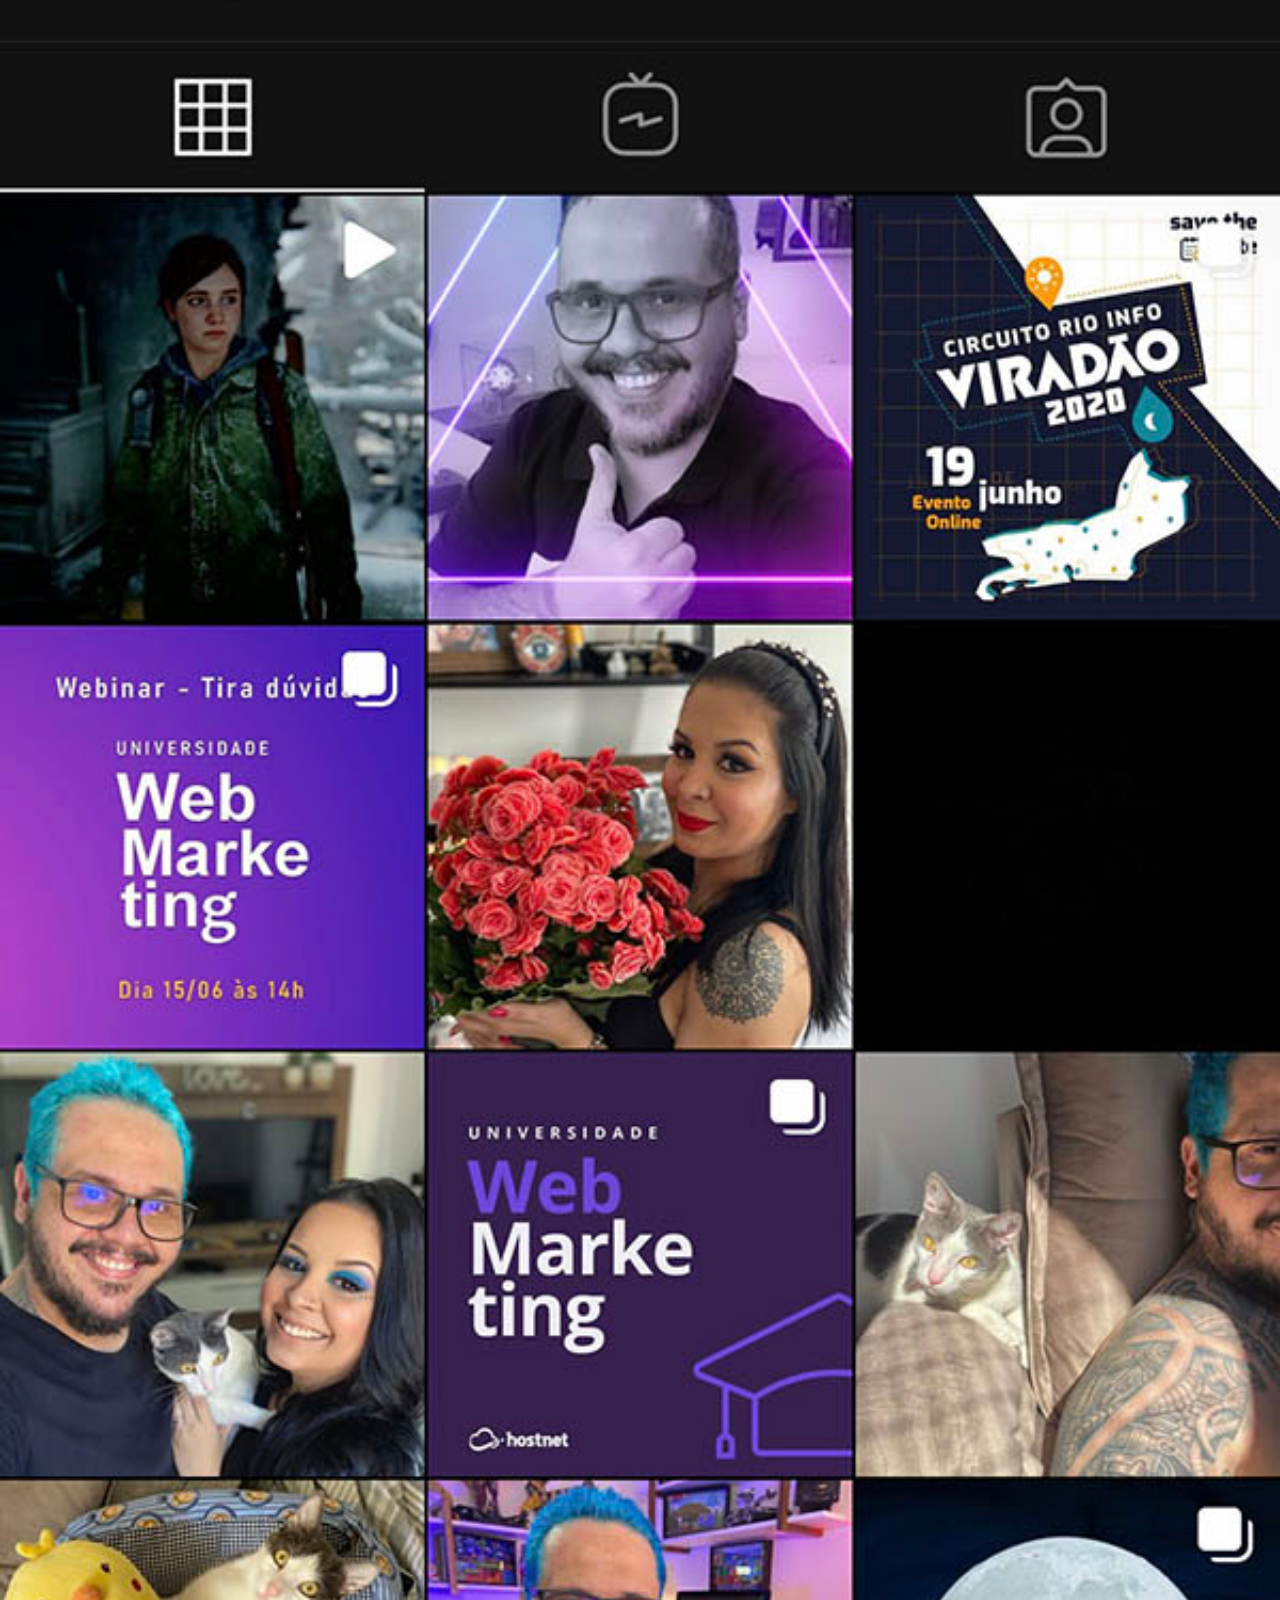
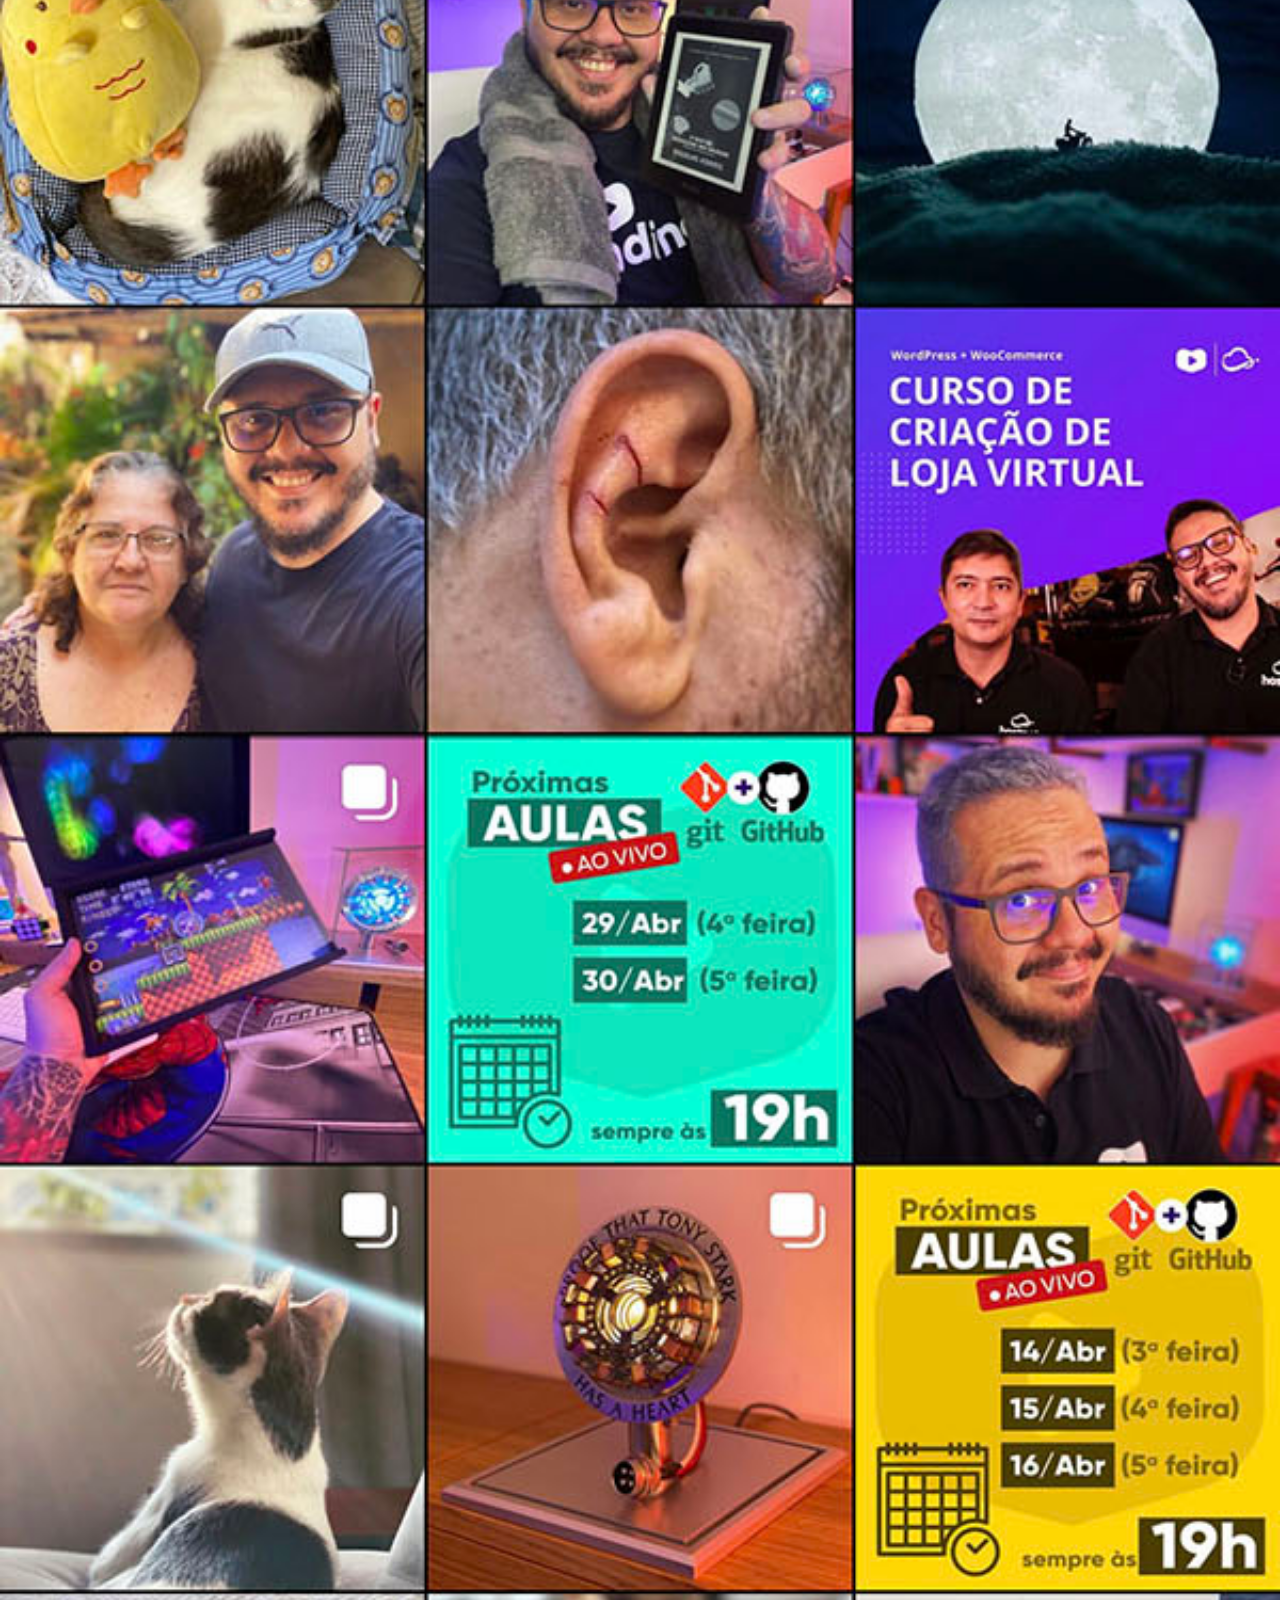
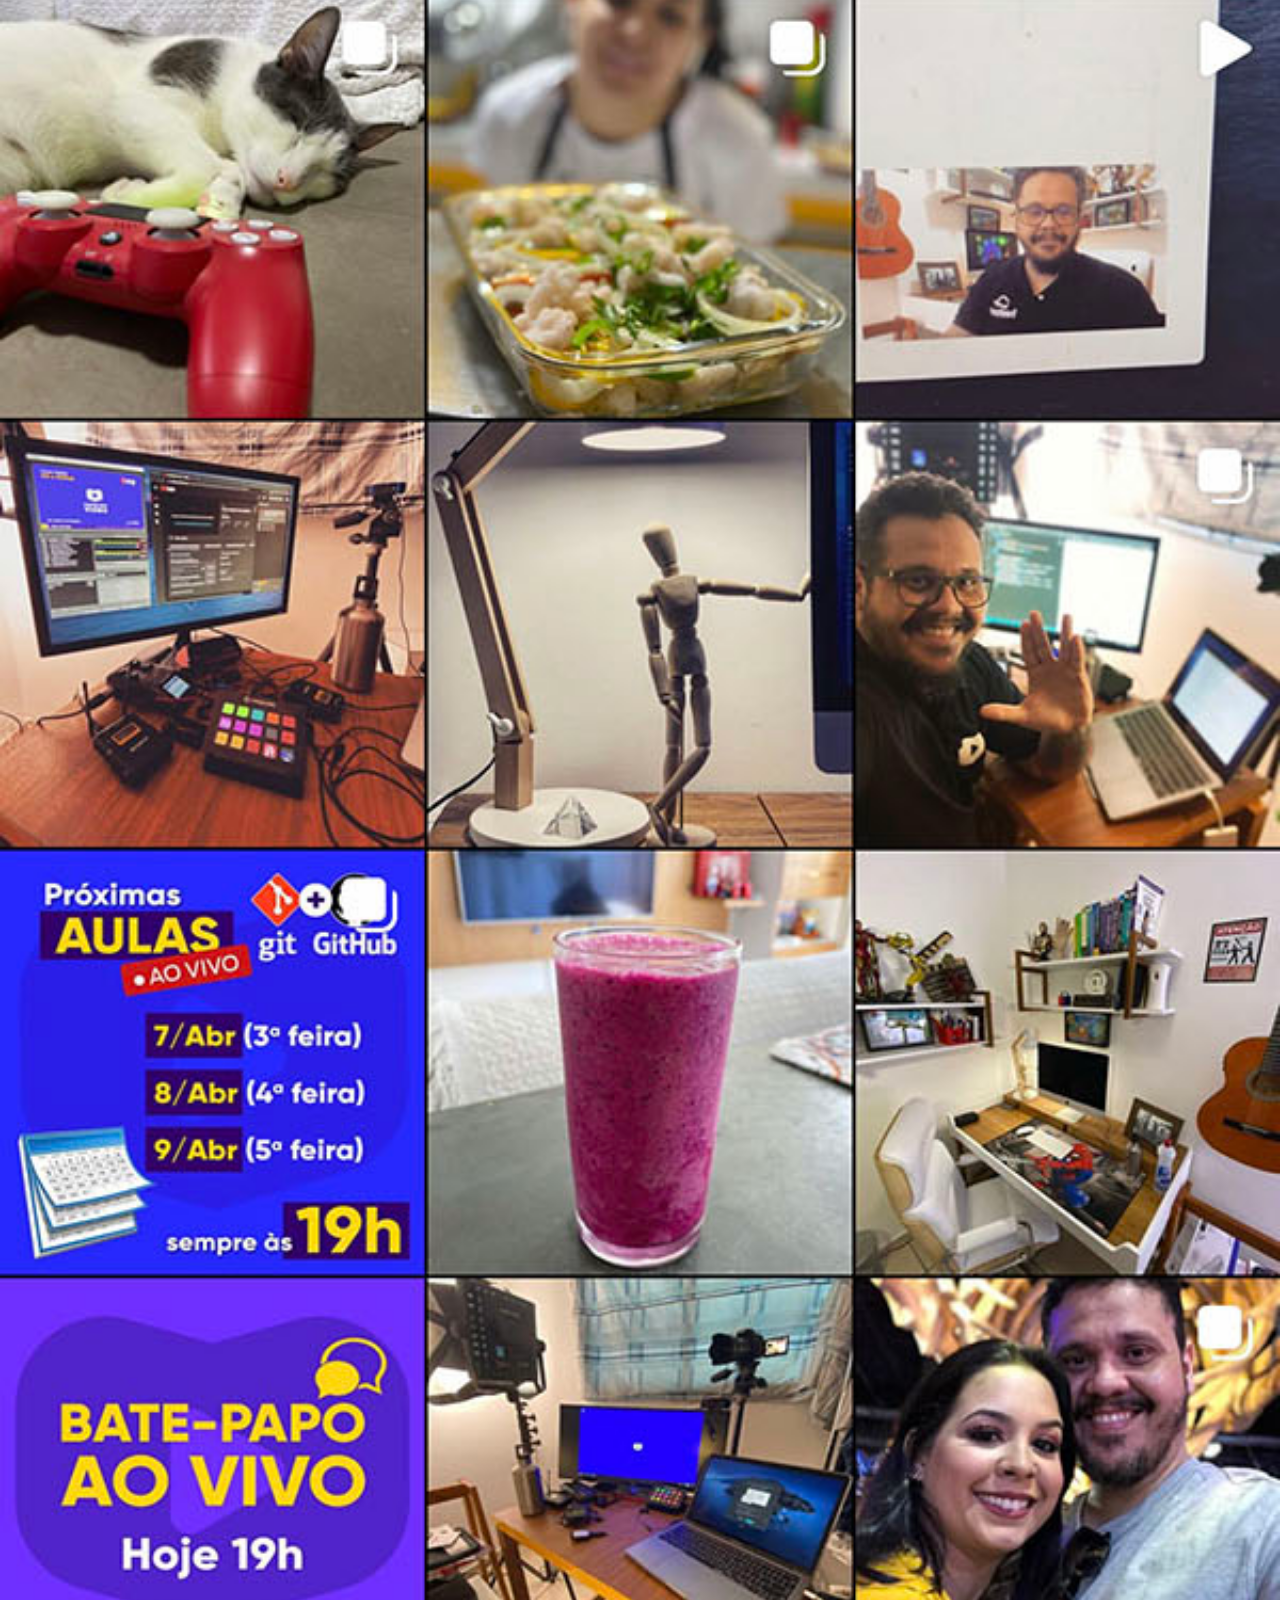
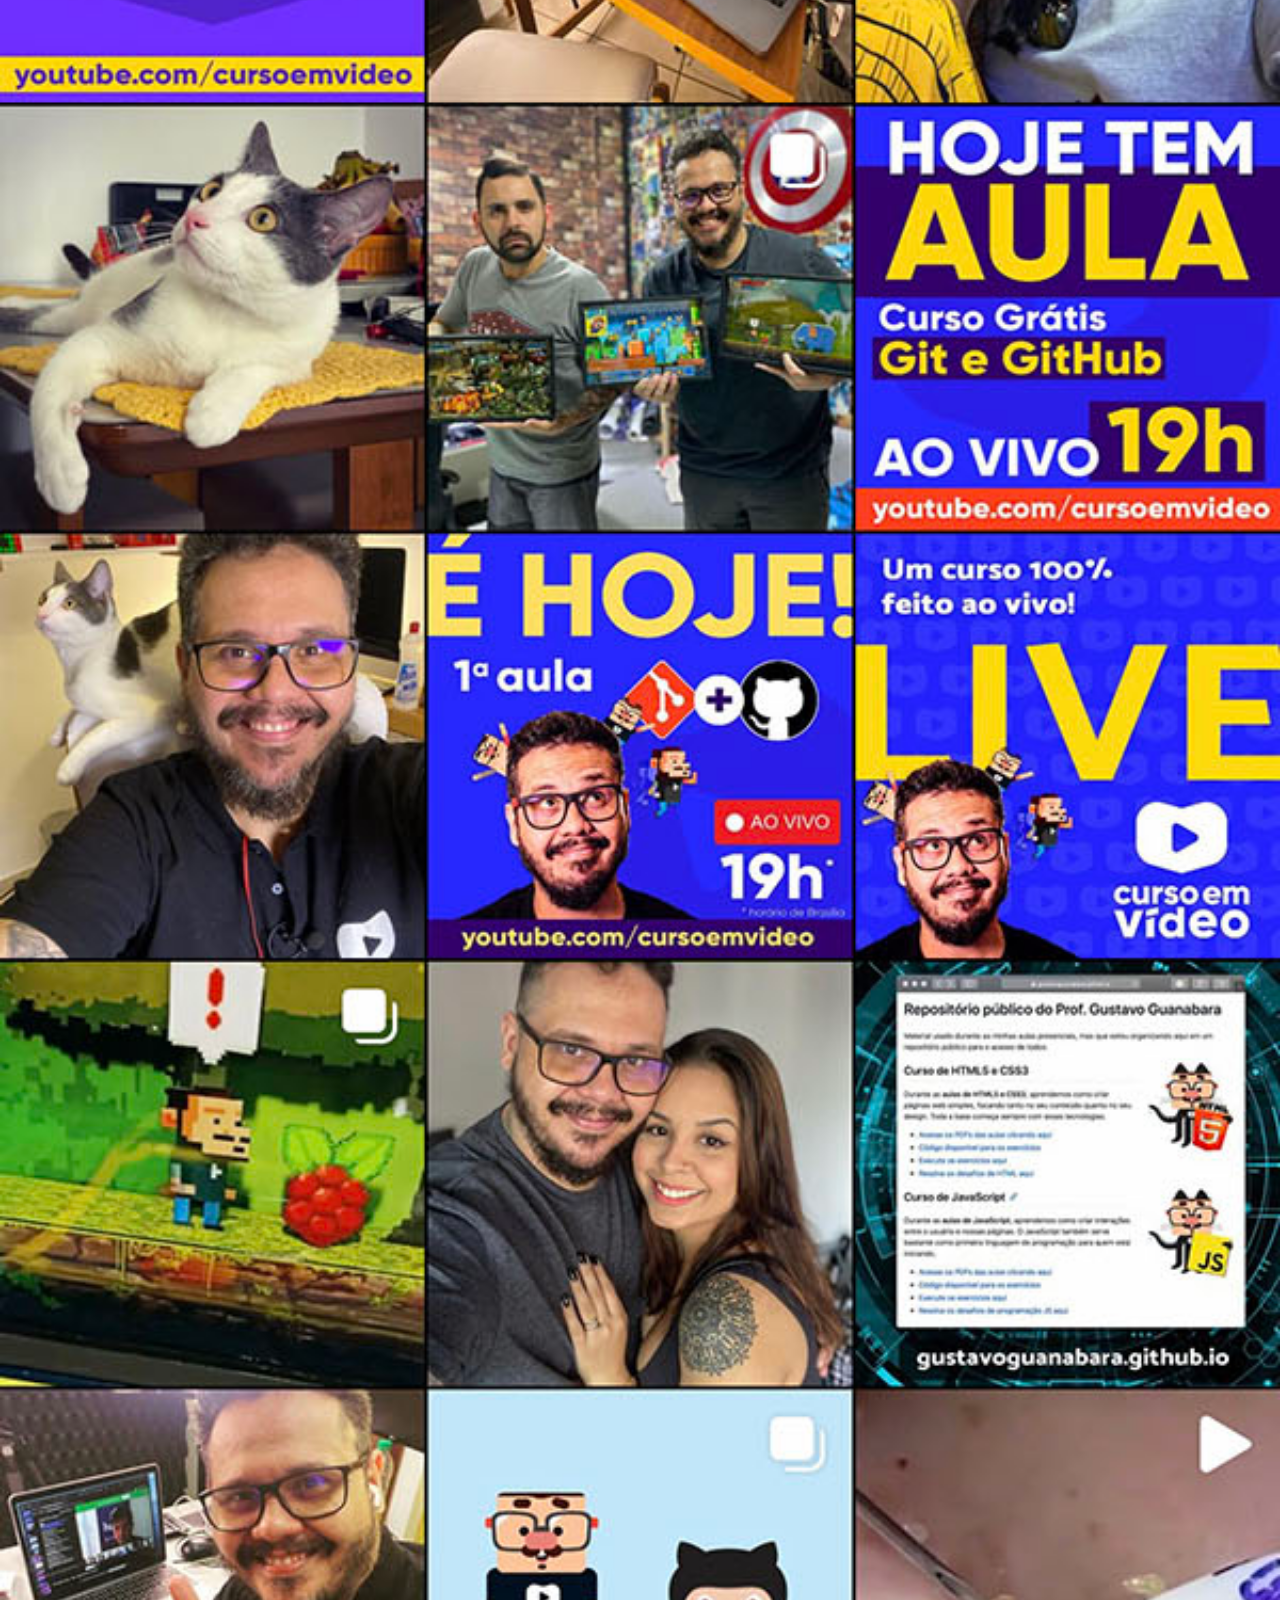
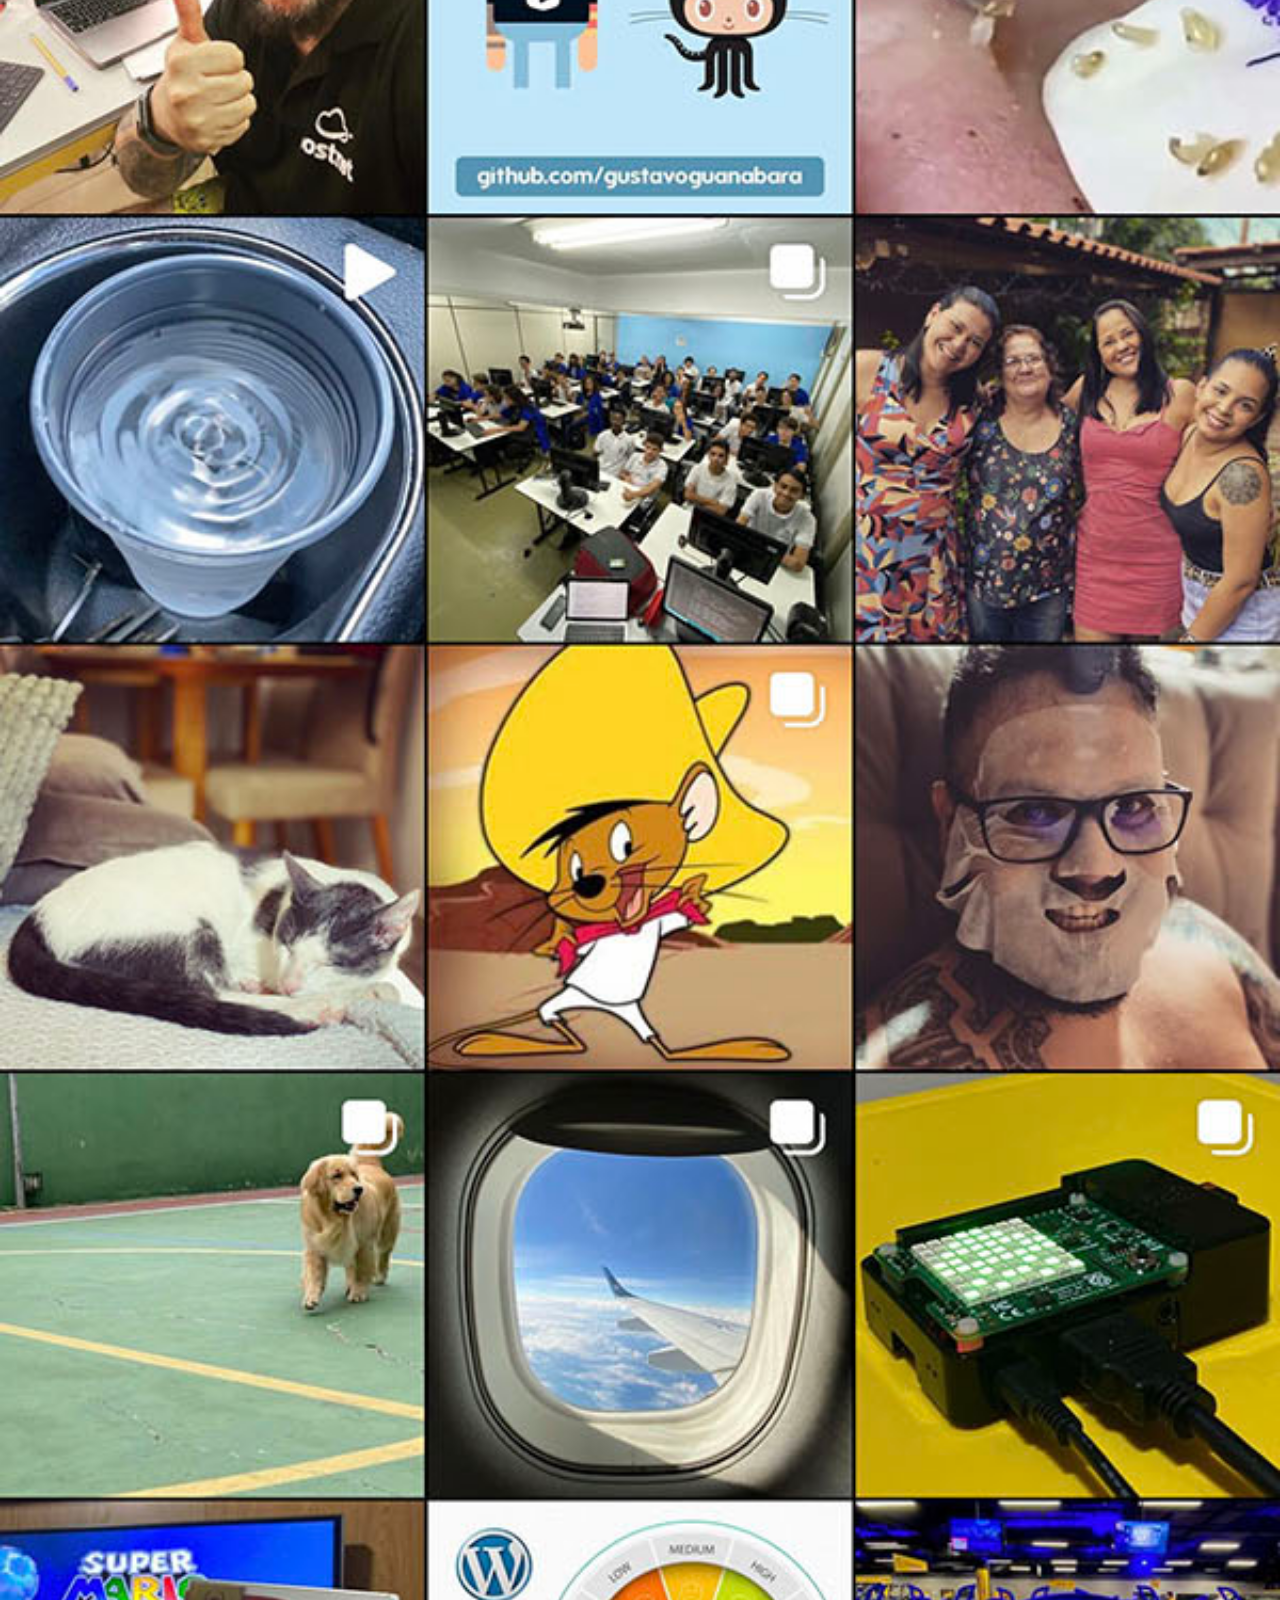
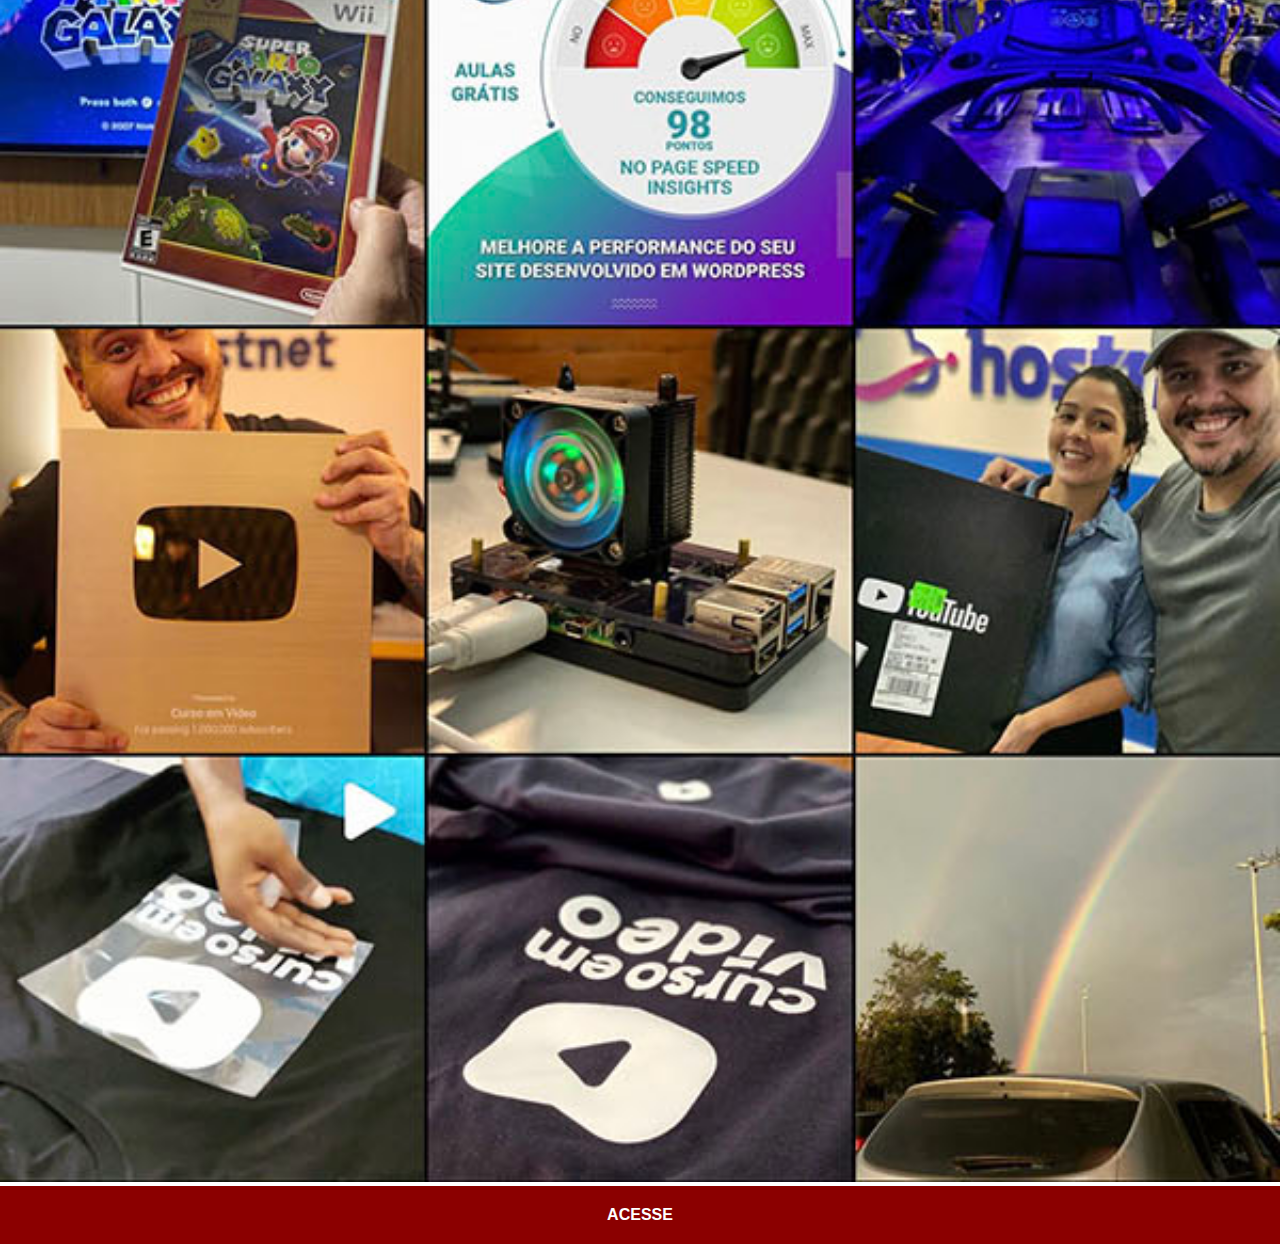
<file: instagram.html>
<!DOCTYPE html>
<html lang="pt-br">
<head>
    <meta charset="UTF-8">
    <meta http-equiv="X-UA-Compatible" content="IE=edge">
    <meta name="viewport" content="width=device-width, initial-scale=1.0">
    <title>Instagram</title> <link rel="stylesheet" href="estilo/social.css">
</head>
<body>
    <img src="imagens/tela-instagram.jpg" alt="Instagram">
    <a href="https://www.instagram.com/" target="_blank">ACESSE</a>
</body>
</html>
</file>
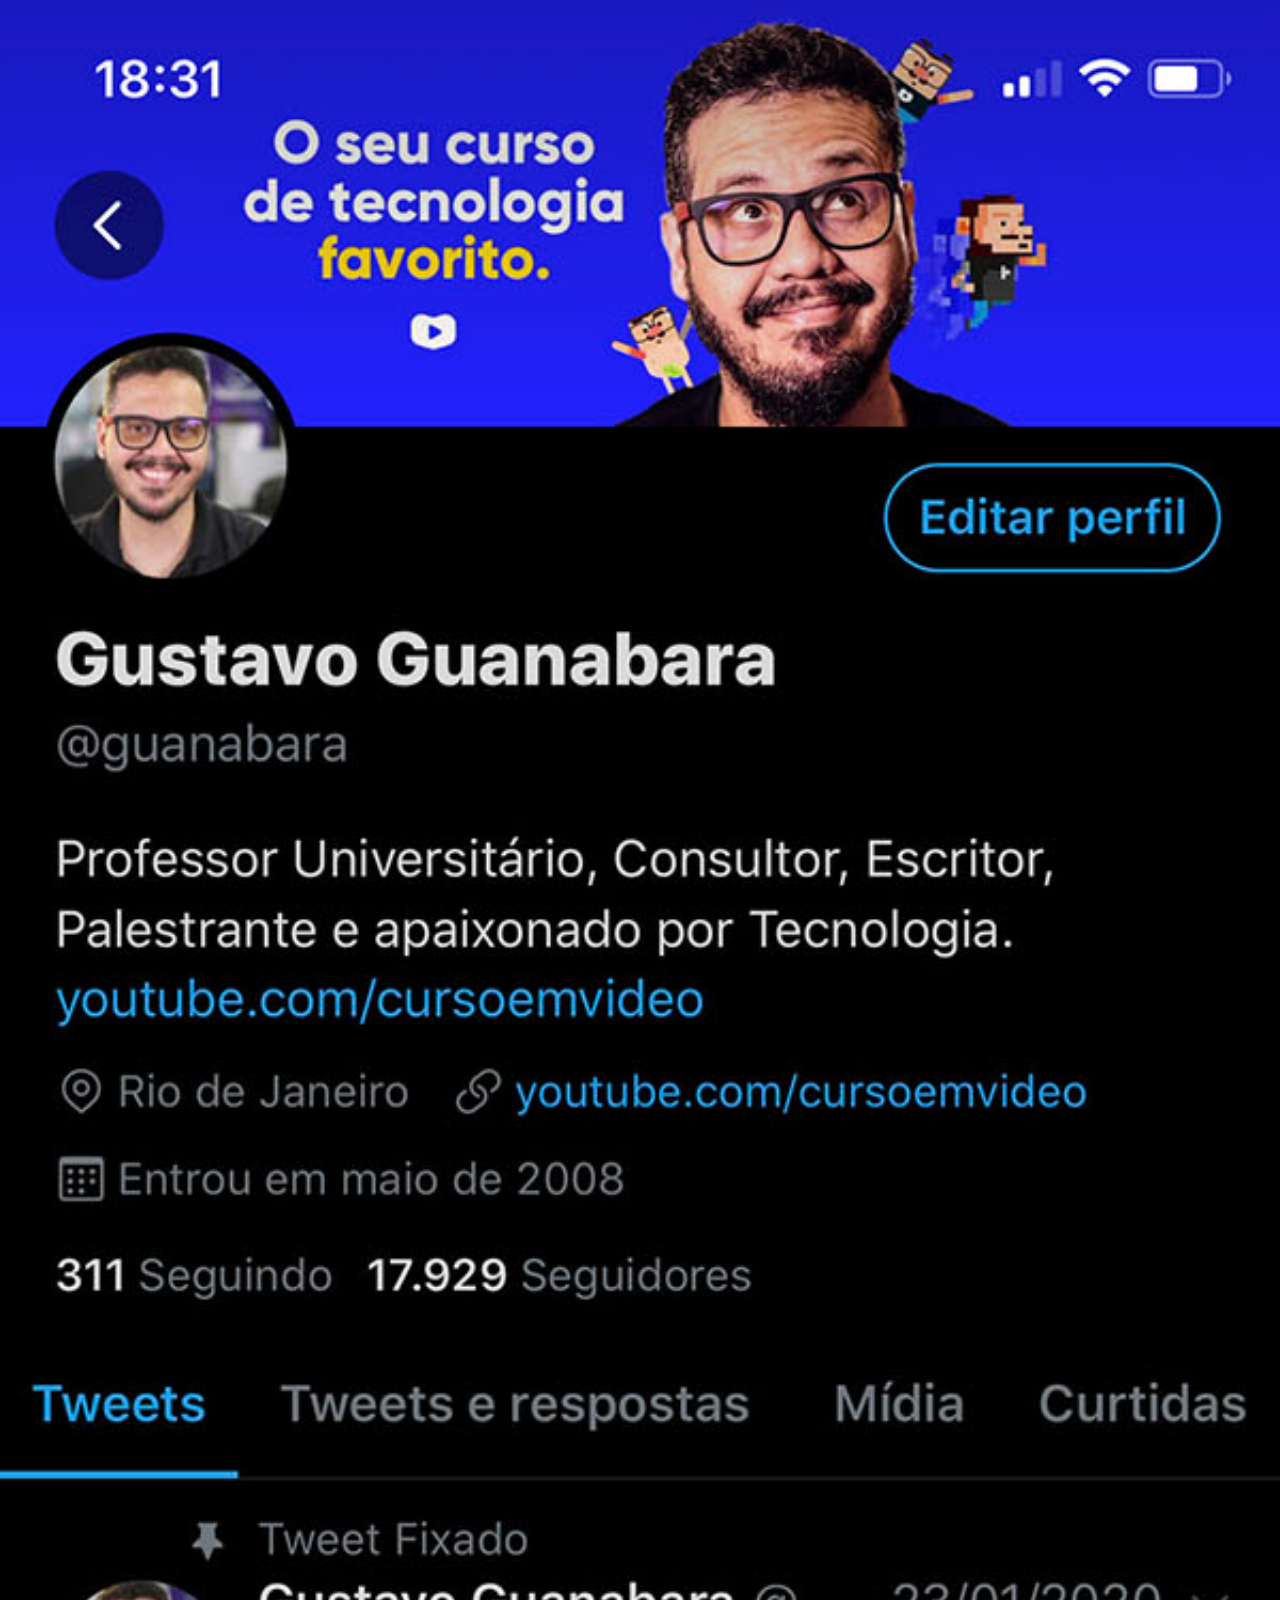
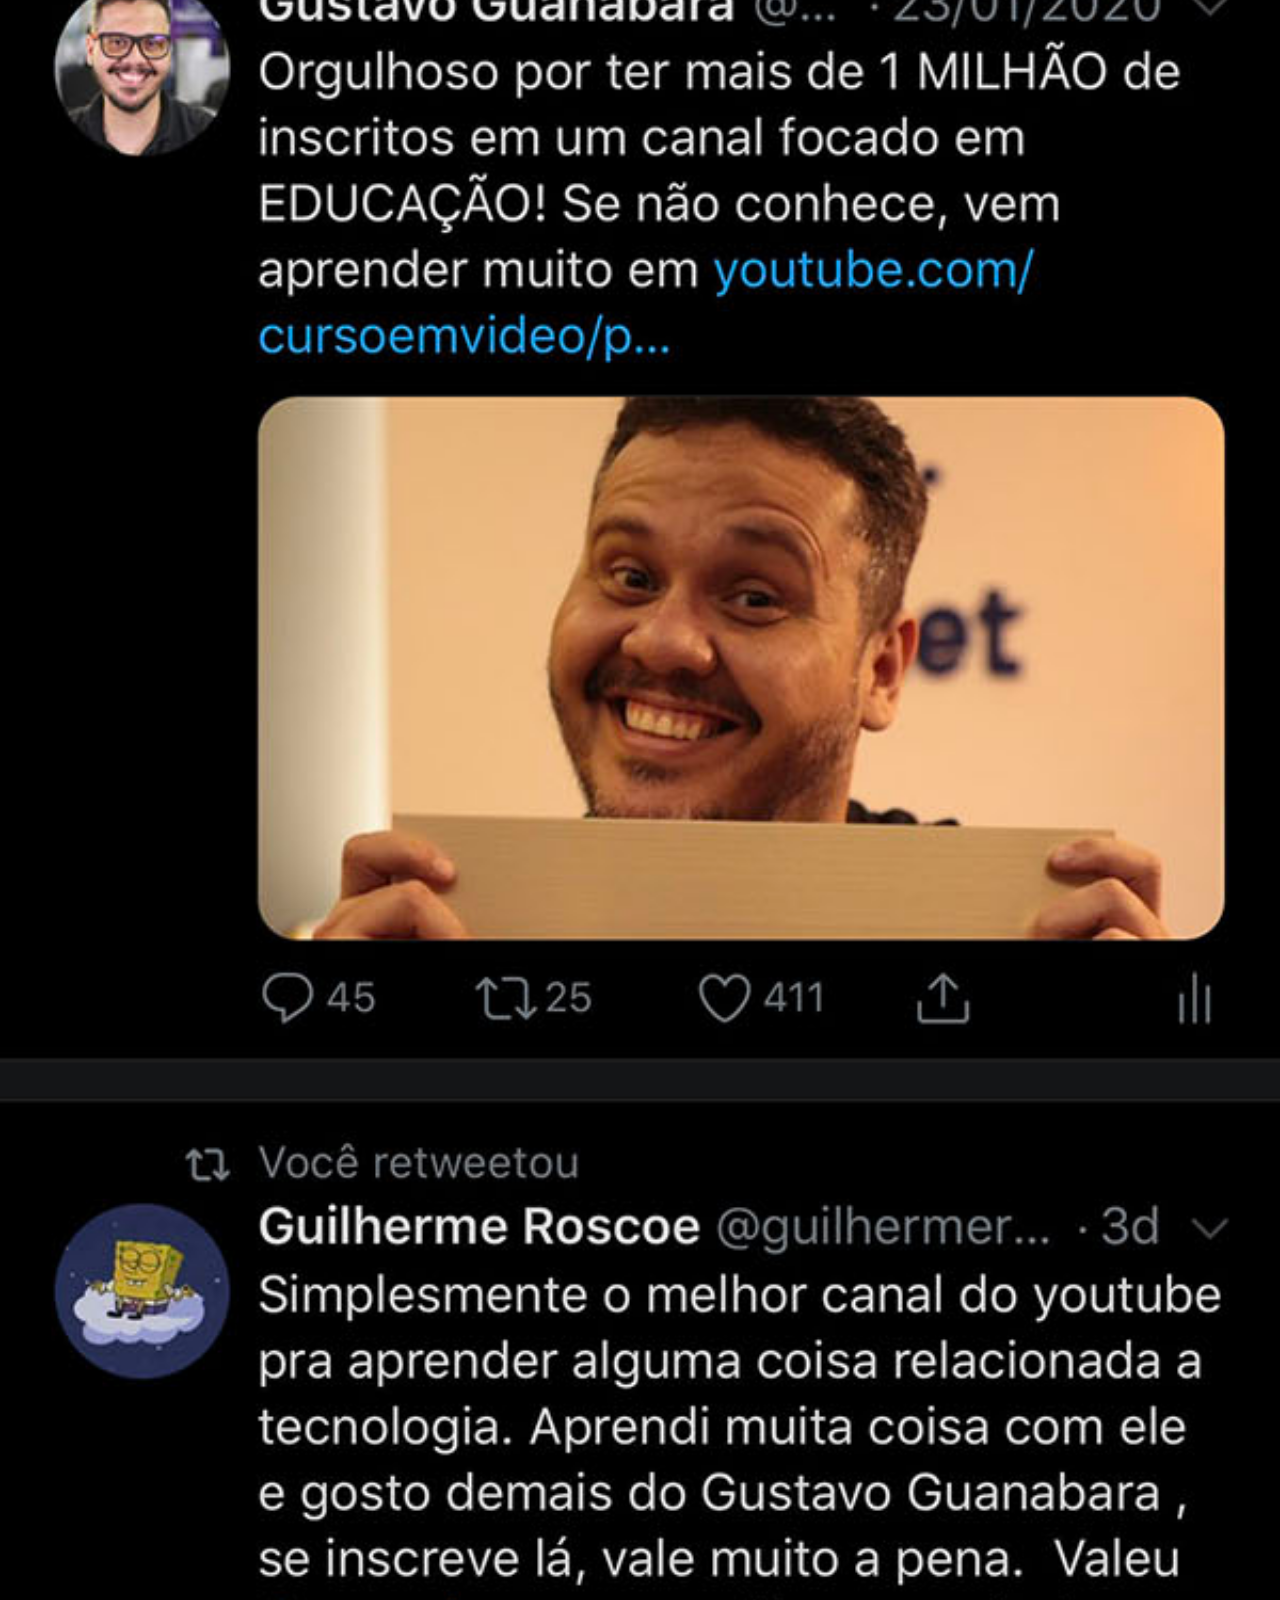
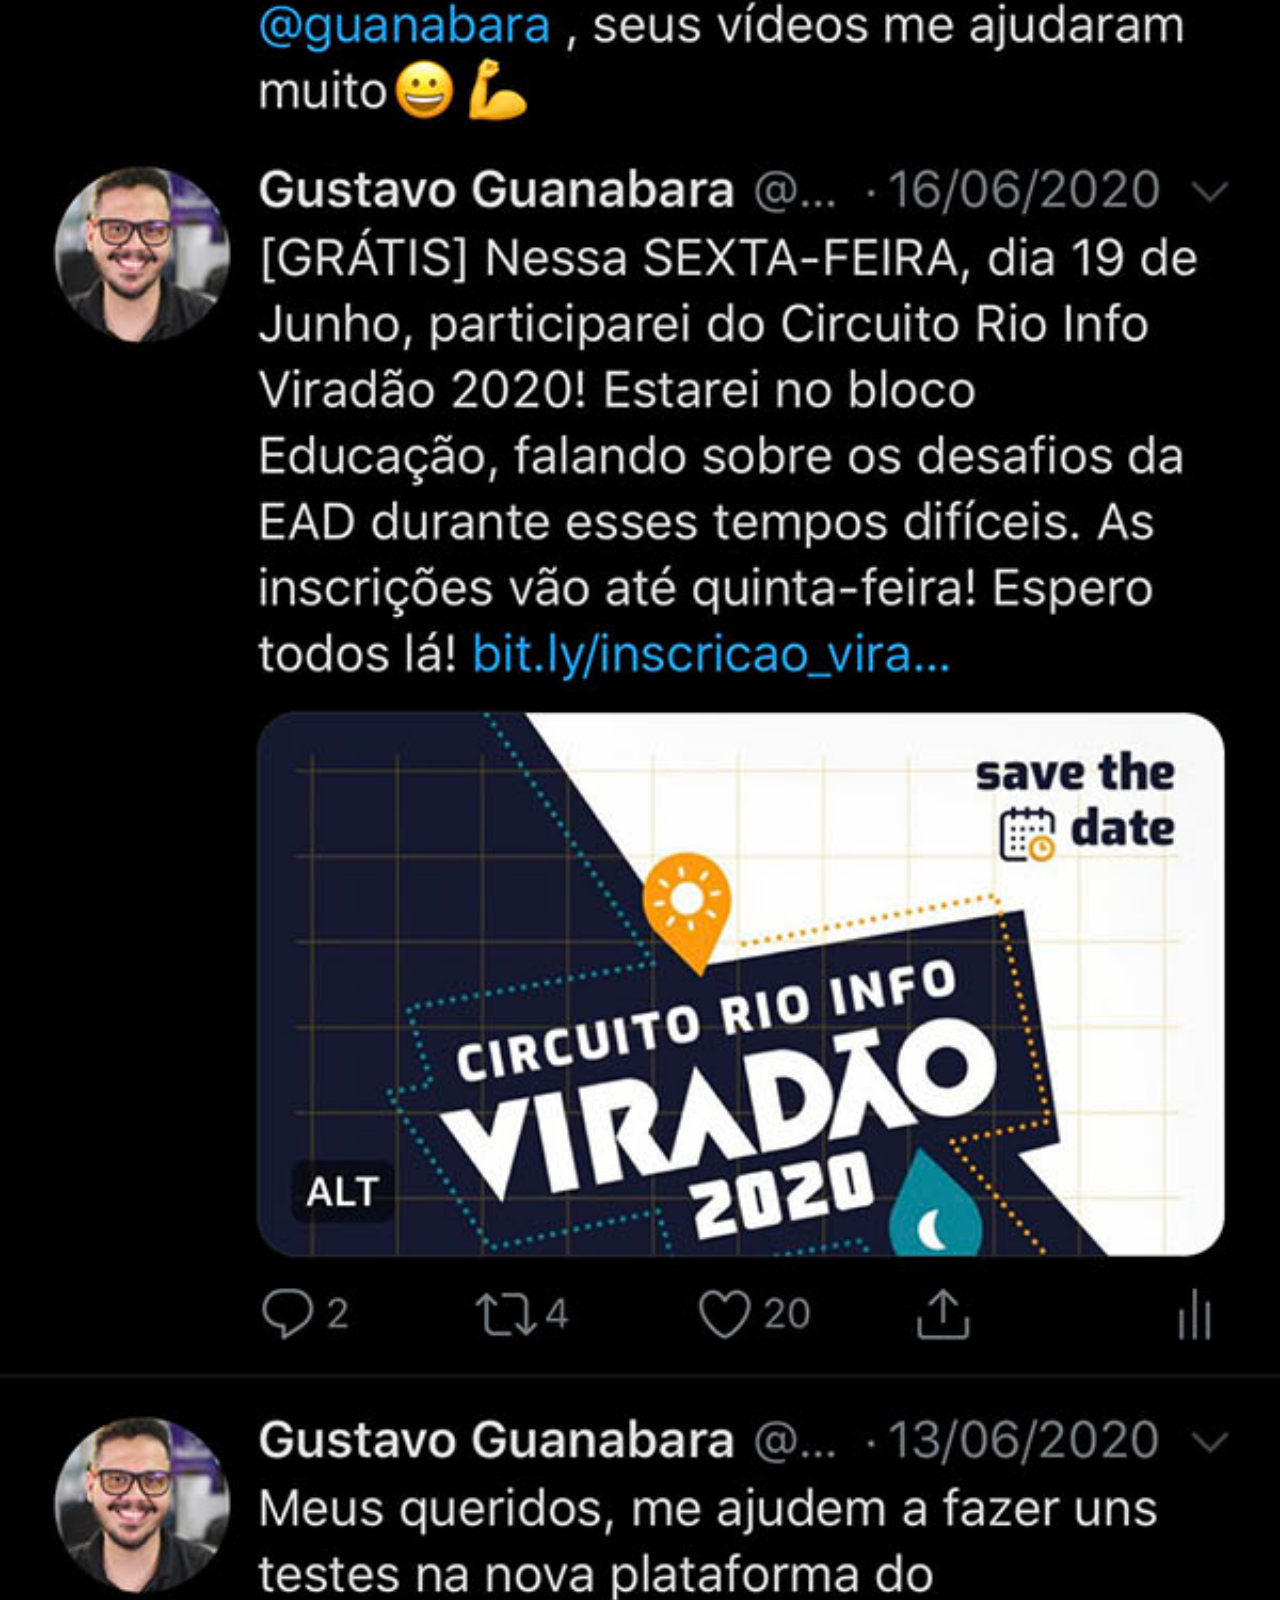
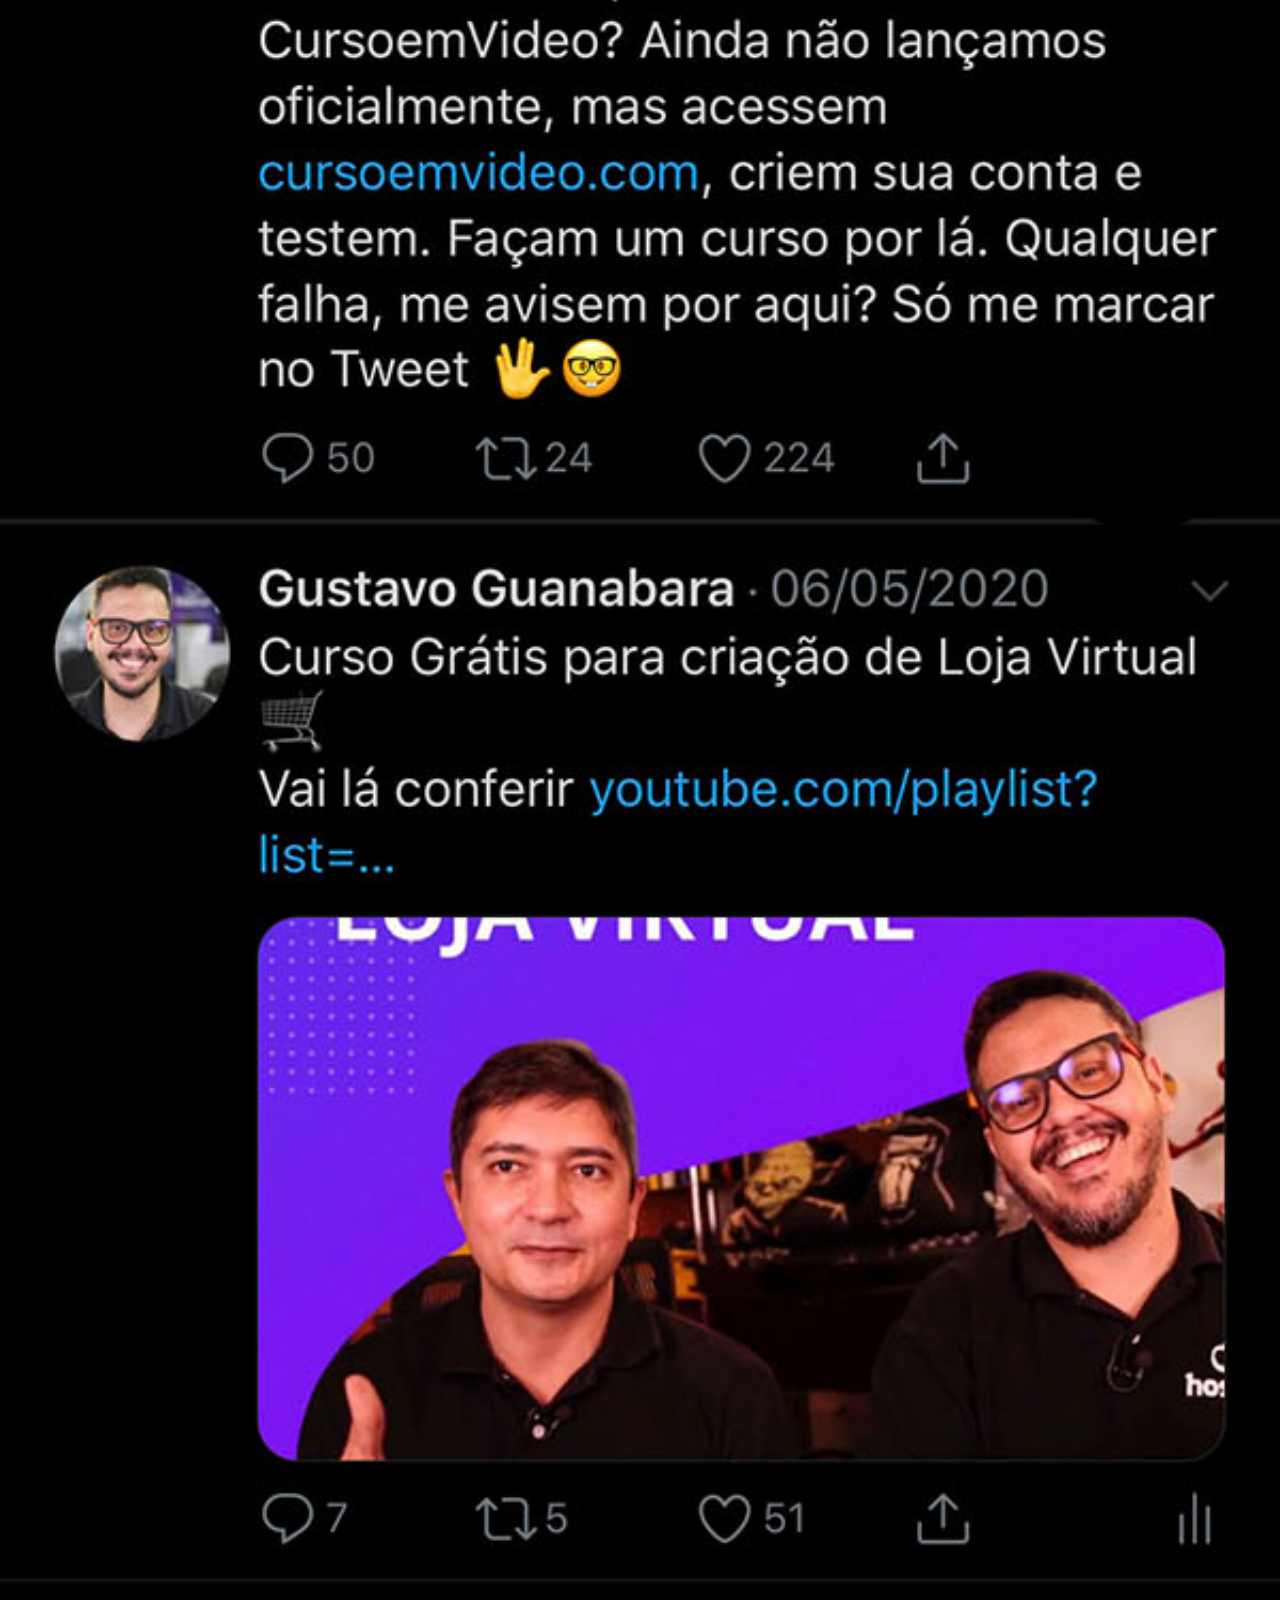
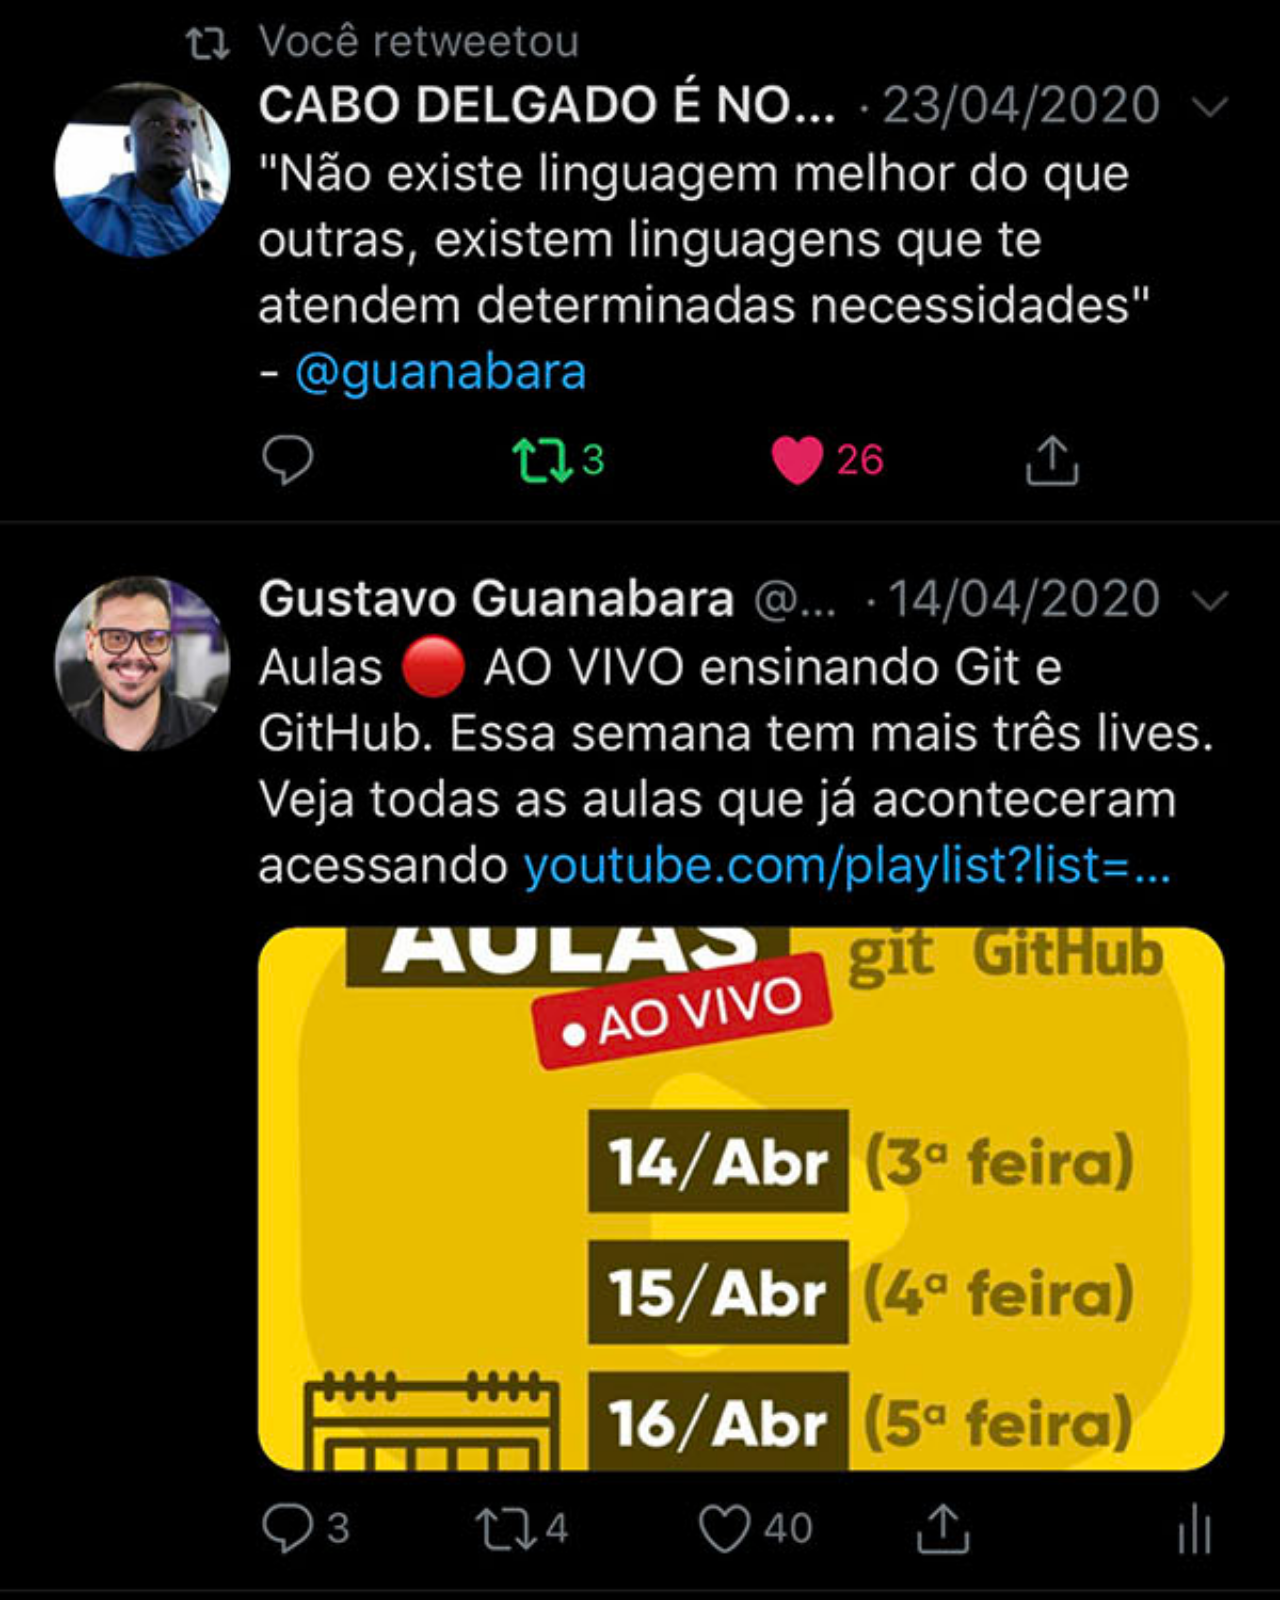
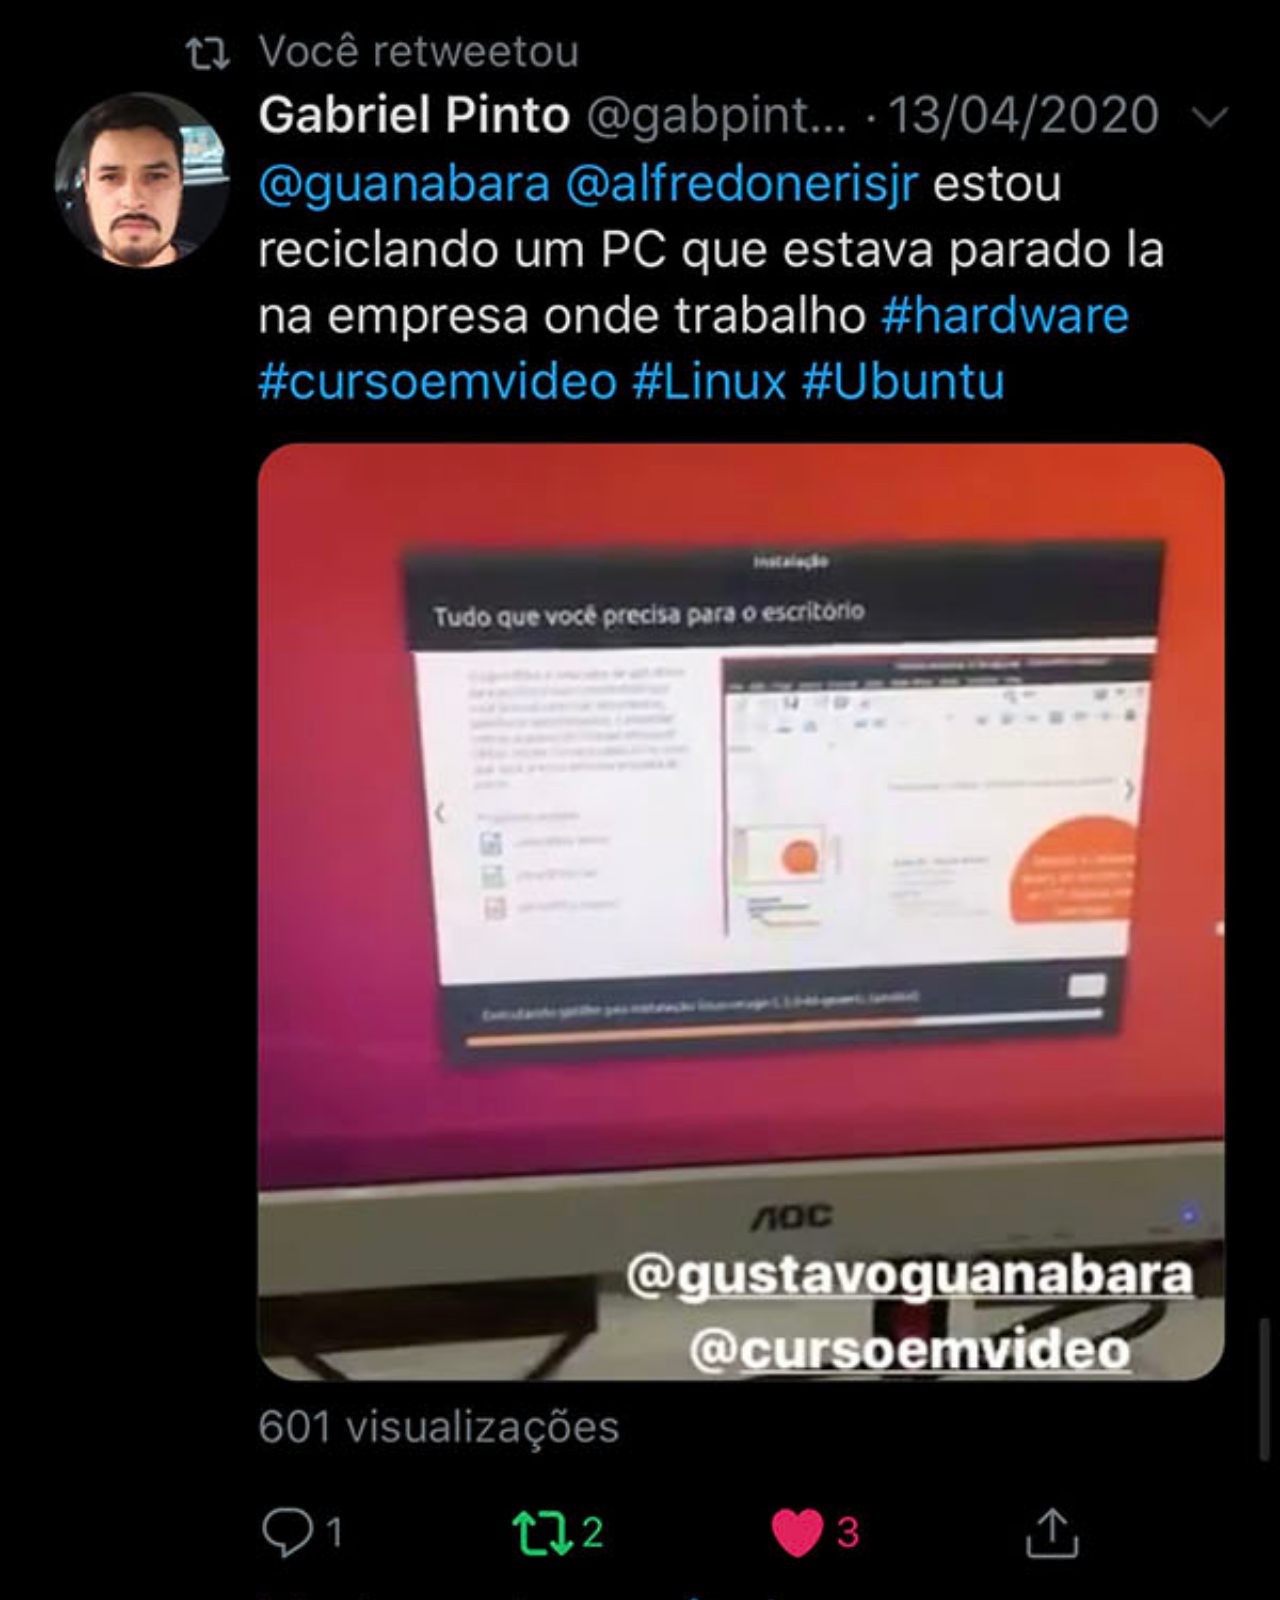
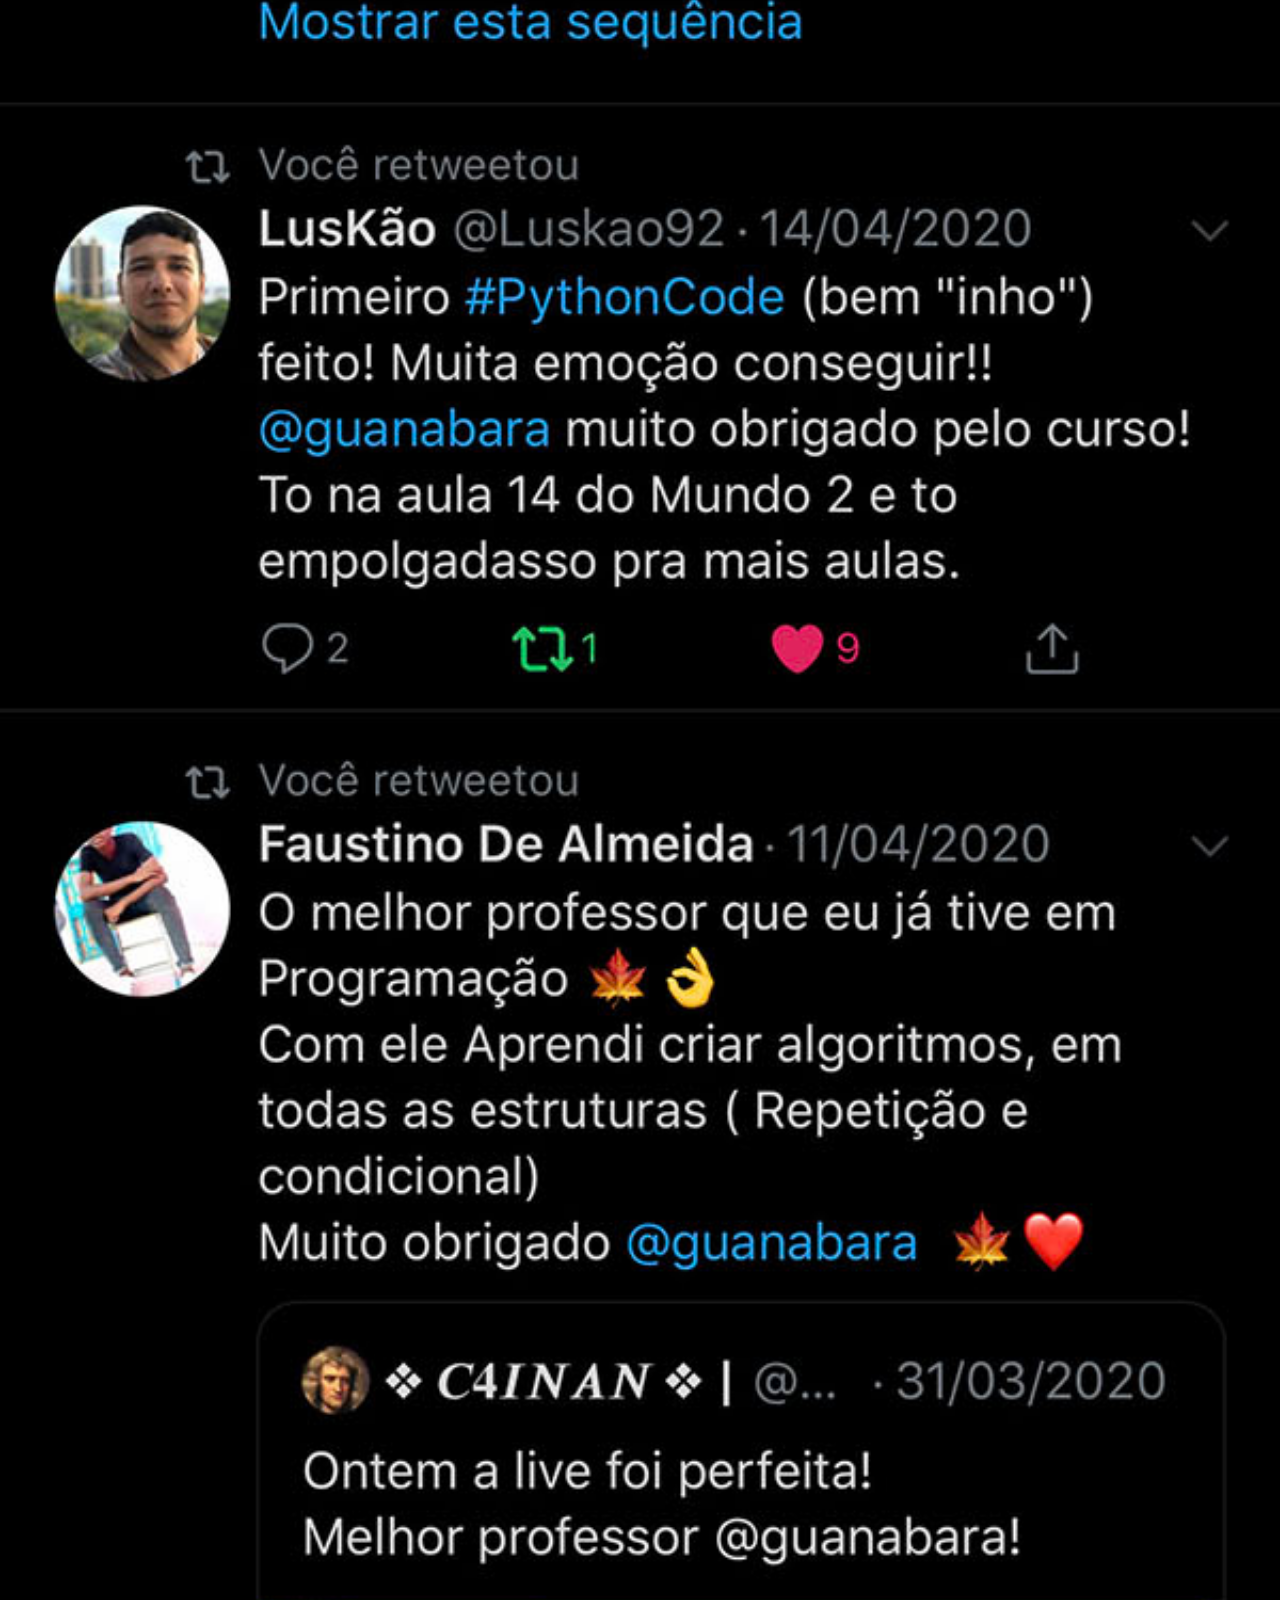
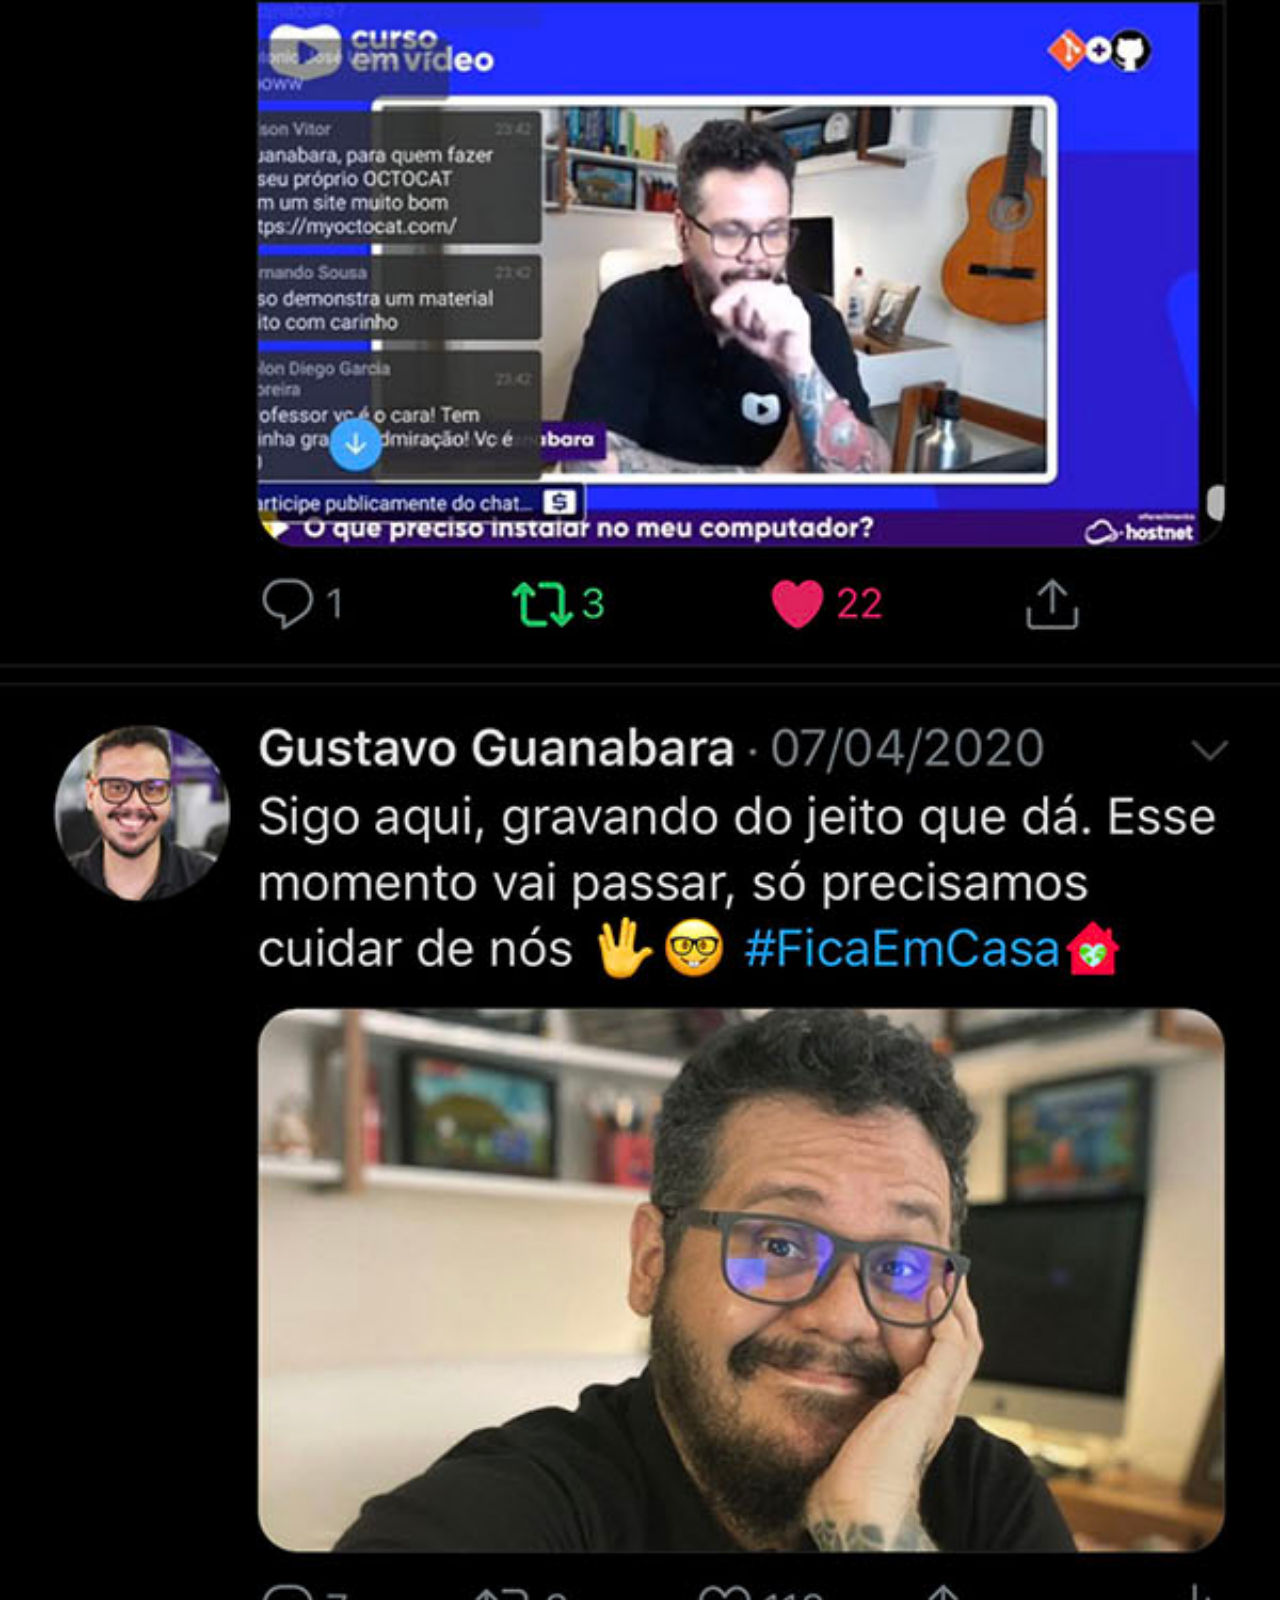
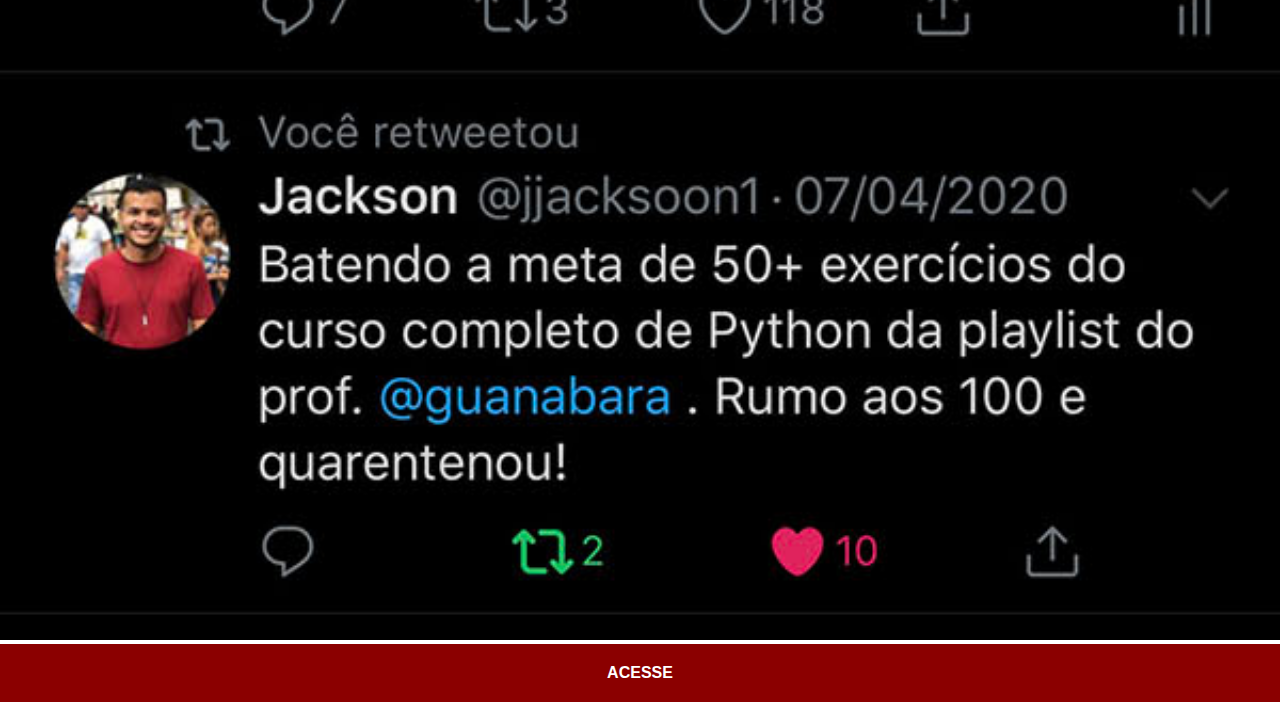
<file: twitter.html>
<!DOCTYPE html>
<html lang="pt-br">
<head>
    <meta charset="UTF-8">
    <meta http-equiv="X-UA-Compatible" content="IE=edge">
    <meta name="viewport" content="width=device-width, initial-scale=1.0">
    <title>Twitter</title> <link rel="stylesheet" href="estilo/social.css">
</head>
<body>
    <img src="imagens/tela-twitter.jpg" alt="Twitter">
    <a href="https://twitter.com/home" target="_blank">ACESSE</a>
</body>
</html>
</file>
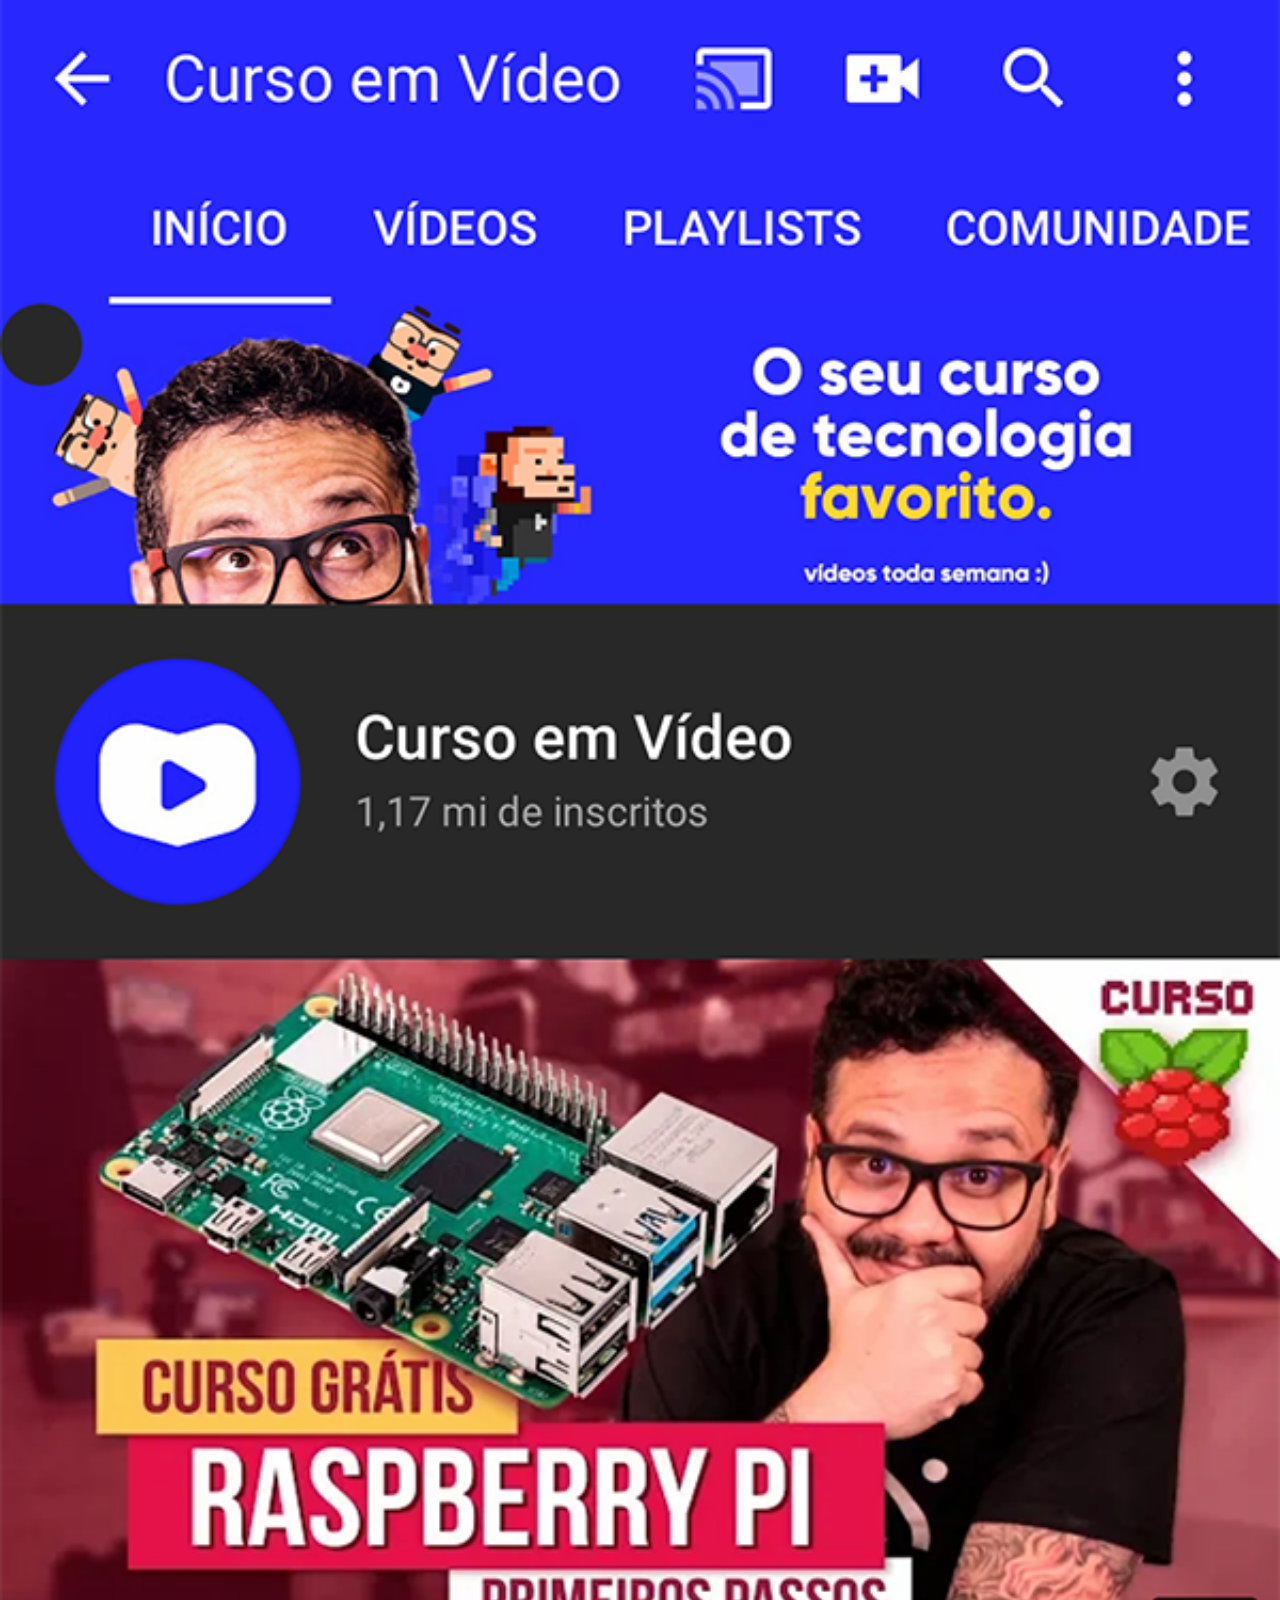
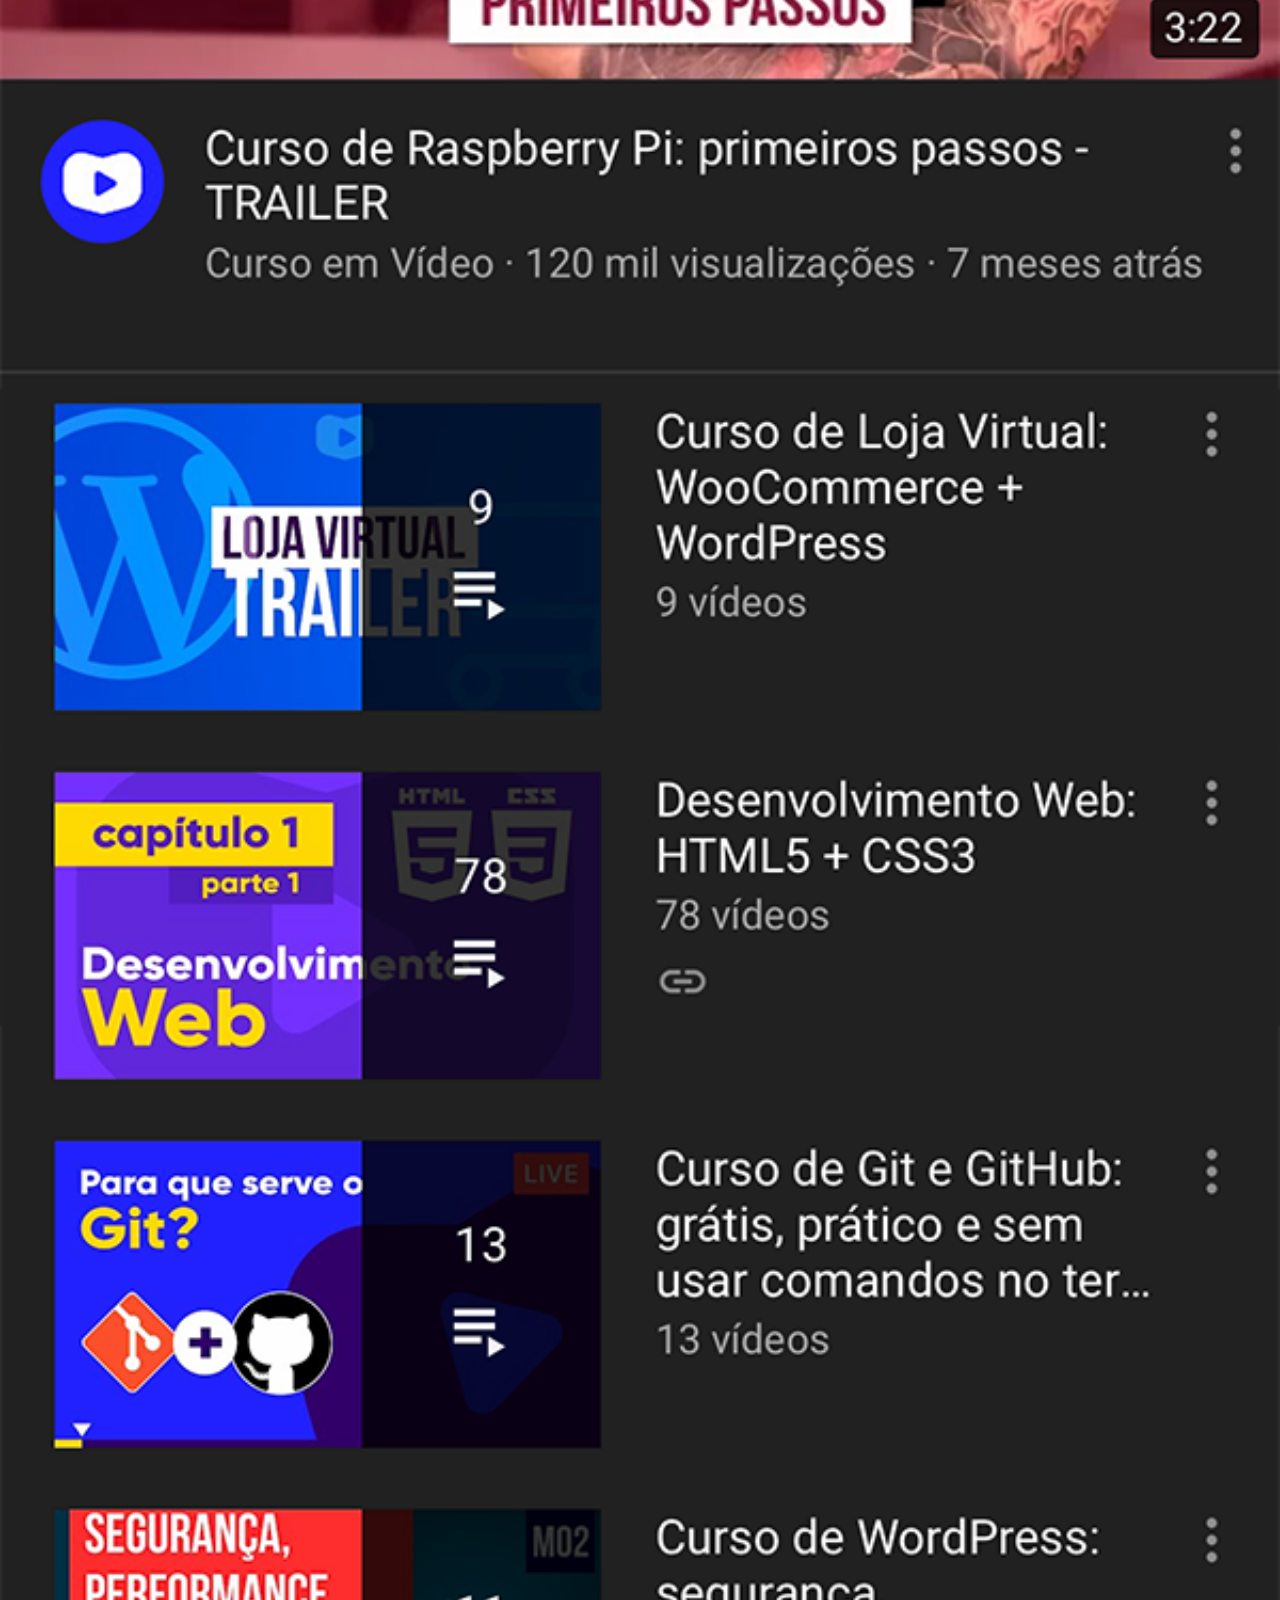
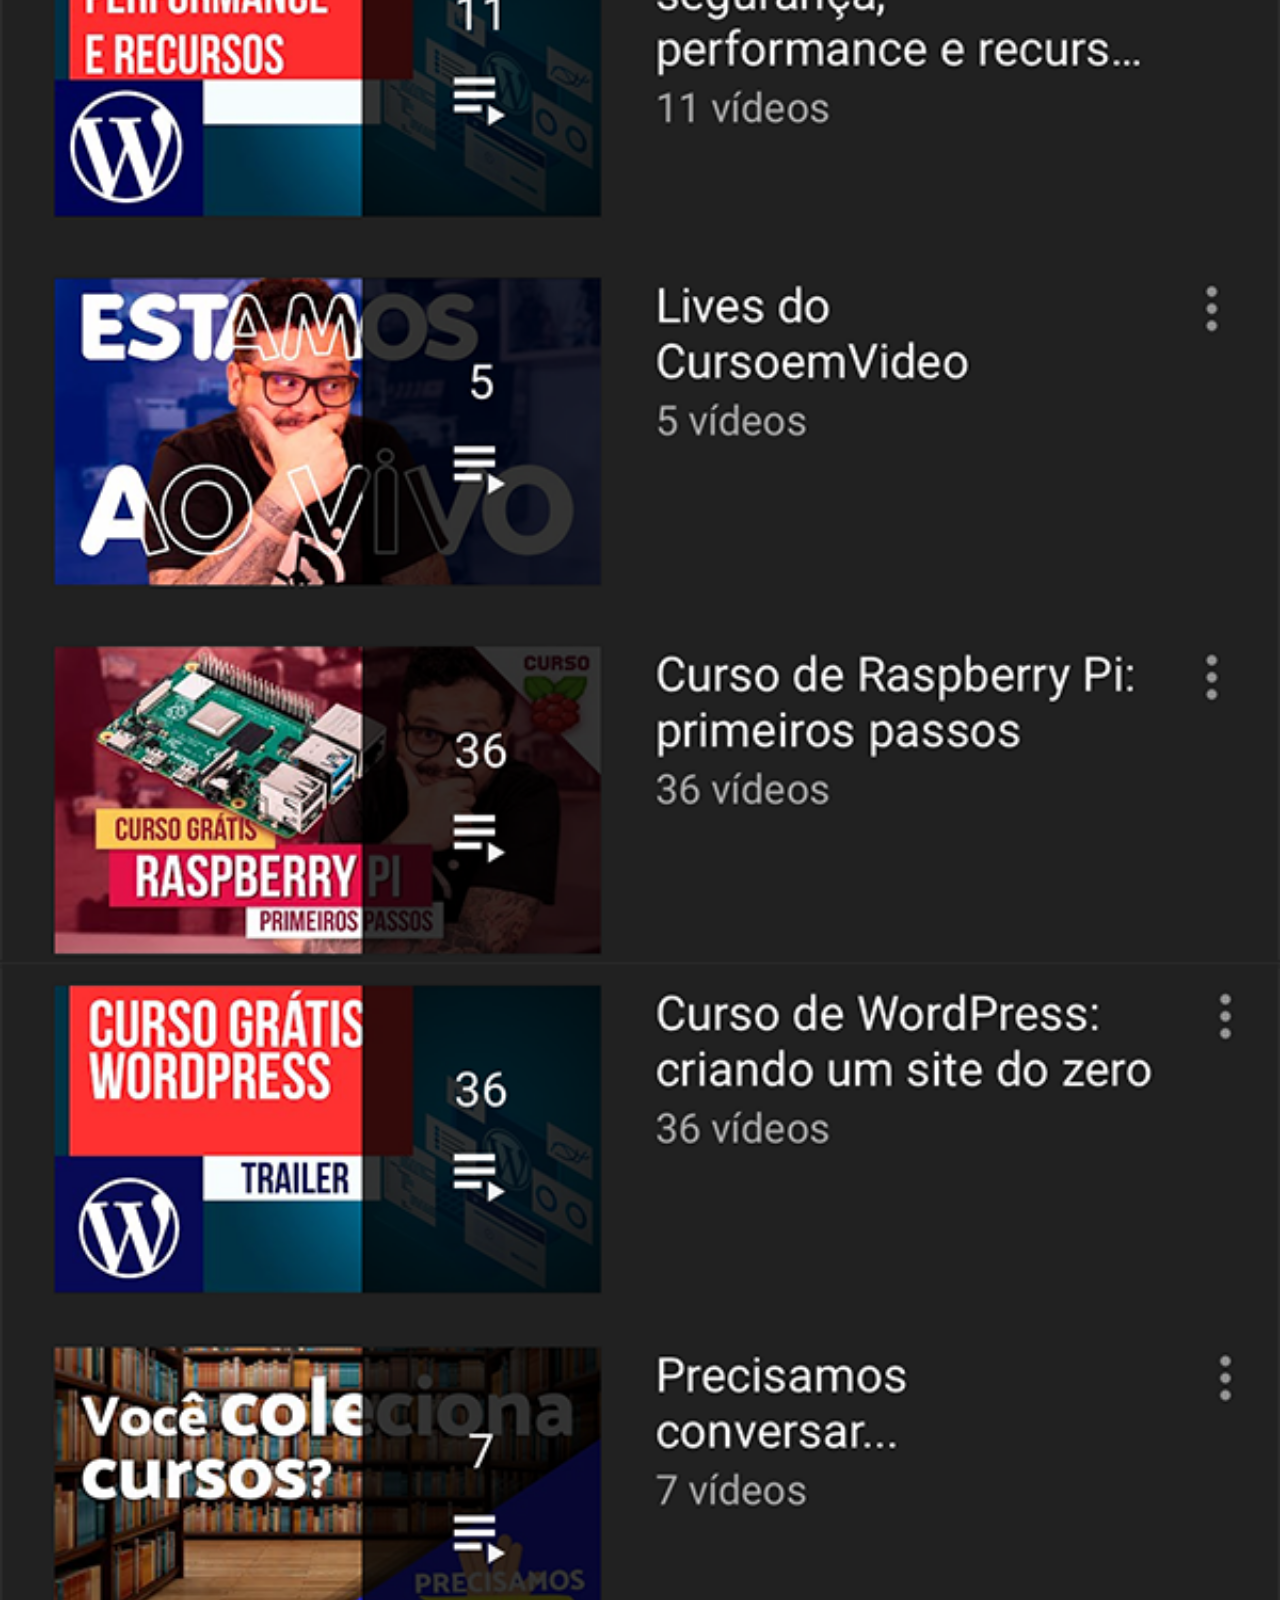
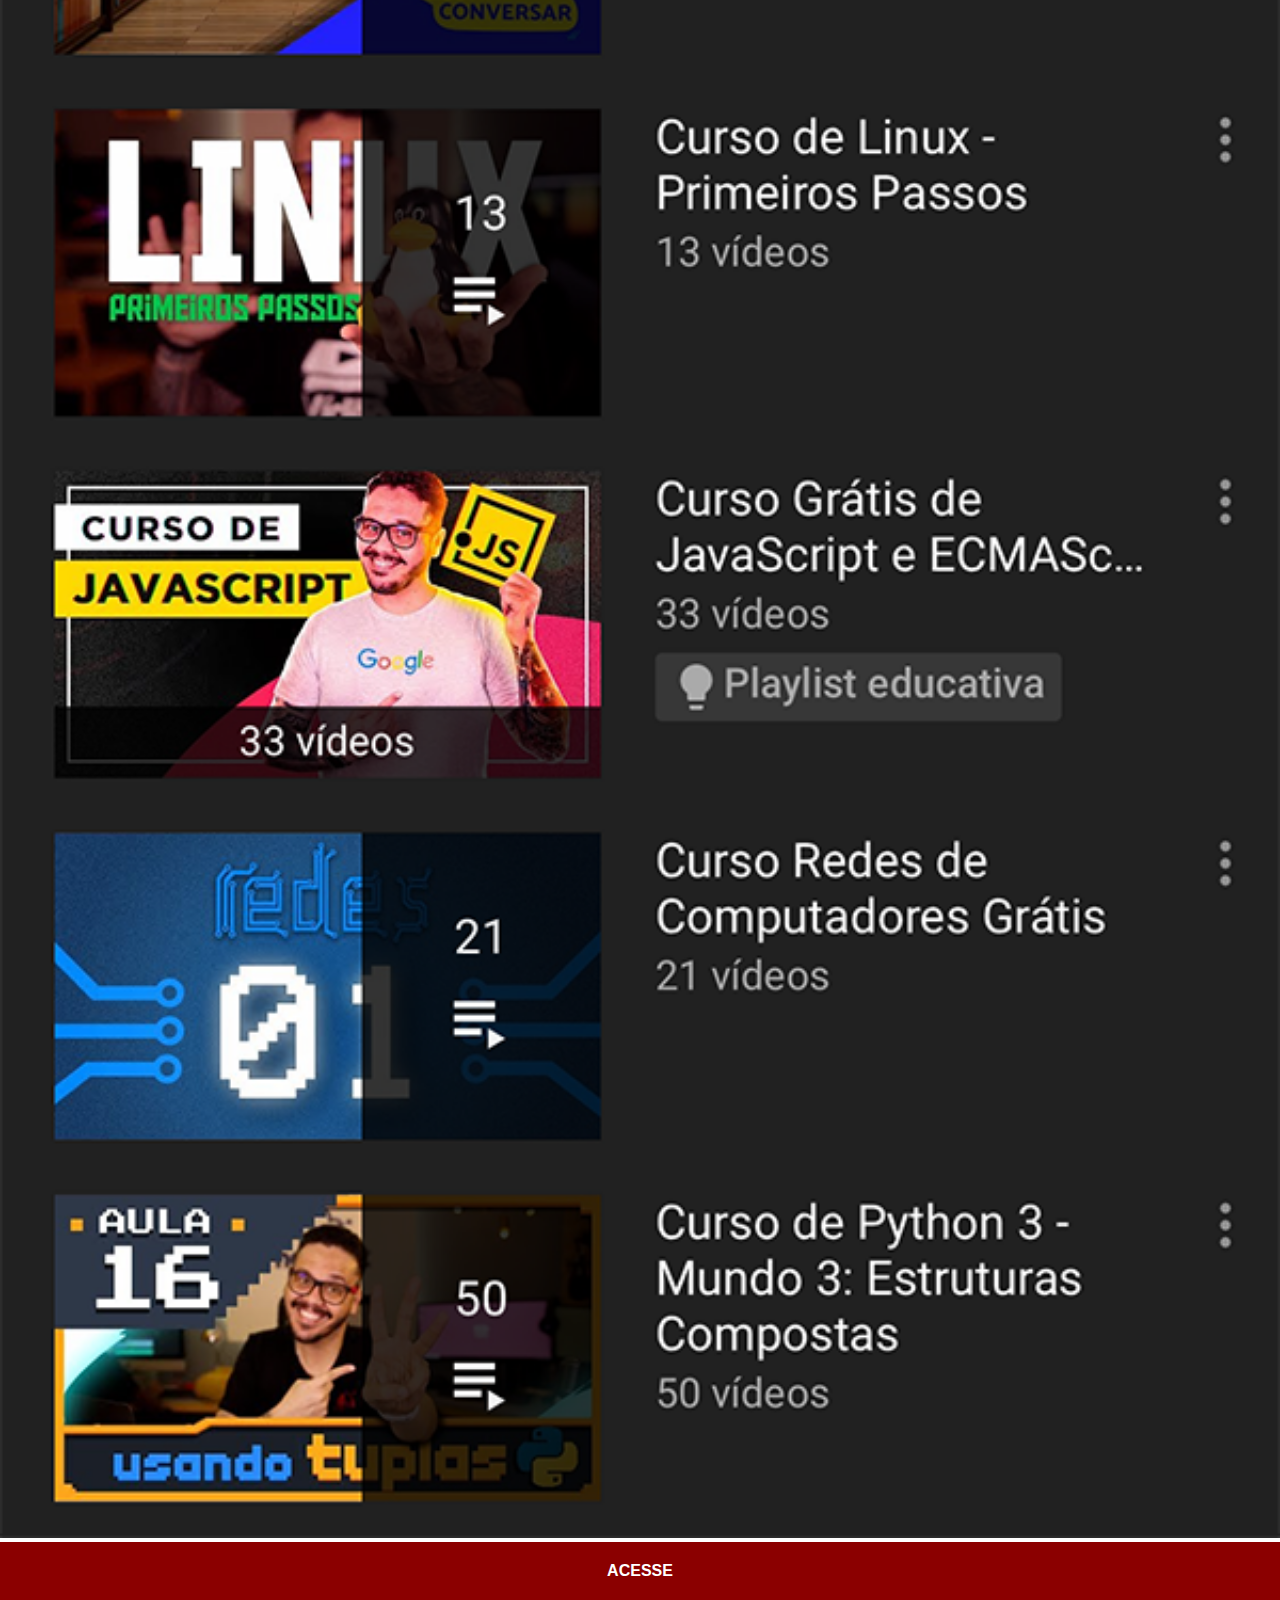
<file: youtube.html>
<!DOCTYPE html>
<html lang="pt-br">
<head>
    <meta charset="UTF-8">
    <meta http-equiv="X-UA-Compatible" content="IE=edge">
    <meta name="viewport" content="width=device-width, initial-scale=1.0">
    <title>Youtube</title>
   <link rel="stylesheet" href="estilo/social.css">
</head>
<body>
    <img src="imagens/tela-youtube.png" alt="Youtube">
    <a href="https://www.youtube.com/@CursoemVideo" target="_blank">ACESSE</a>
</body>
</html>
</file>
<file: estilo/style.css>
@charset "UTF-8";

* {
    margin: 0px;
    padding: 0px;
    font-family: Arial, Helvetica, sans-serif; 
}

html, body {
    height: 100vh;
    width: 100vw;
    background-color: black;
}

body {
    background: url(../imagens/fundo-madeira.jpg) no-repeat top center;
    background-size: cover;
    background-attachment: fixed;
}

main {
    position: relative;
    height: 100vh;  
}

section#telefone {
    position: absolute;
    top: 50%;
    left: 50%;
    transform: translate(-50%, -50%);
    height: 627px;
    width: 311px;
    background-color: blue;
    background: url(../imagens/frame-iphone.png) no-repeat;
}

iframe#tela {
    position: relative;
    top: 80px;
    left: 22px;
    width: 267px;
    height: 471px;
}

section#redes-sociais {
    text-align: right;
}

section#redes-sociais img {
    width: 50px;
    margin: 10px;
    border-radius: 50%;
    box-shadow: 2px 2px 5px rgba(0, 0, 0, 0.401);
    box-sizing: border-box;
}

section#redes-sociais img:hover {
    border: 2px solid rgba(255, 255, 255, 0.605);
    transform: translate(-3px, -3px);
    box-shadow: 5px 5px 10px rgba(0, 0, 0, 0.592);
    transition: transform 0.5s border 1s;
}
</file>
<file: estilo/social.css>
@charset "UTF-8";

* {
    margin: 0px;
    padding: 0px;
    font-family: Arial, Helvetica, sans-serif;
}
::-webkit-scrollbar { /*Serve para esconder a barra de rolagem*/
    width: 0px;
    height: 0px;
}
img {
    width: 100vw;
}
a {
    display: block;
    background-color: darkred;
    color: white;
    padding: 20px;
    text-align: center;
    font-weight: bolder;
    text-decoration: none;
}
a:hover {
    background-color: red;
    text-decoration: underline;
}
</file>
